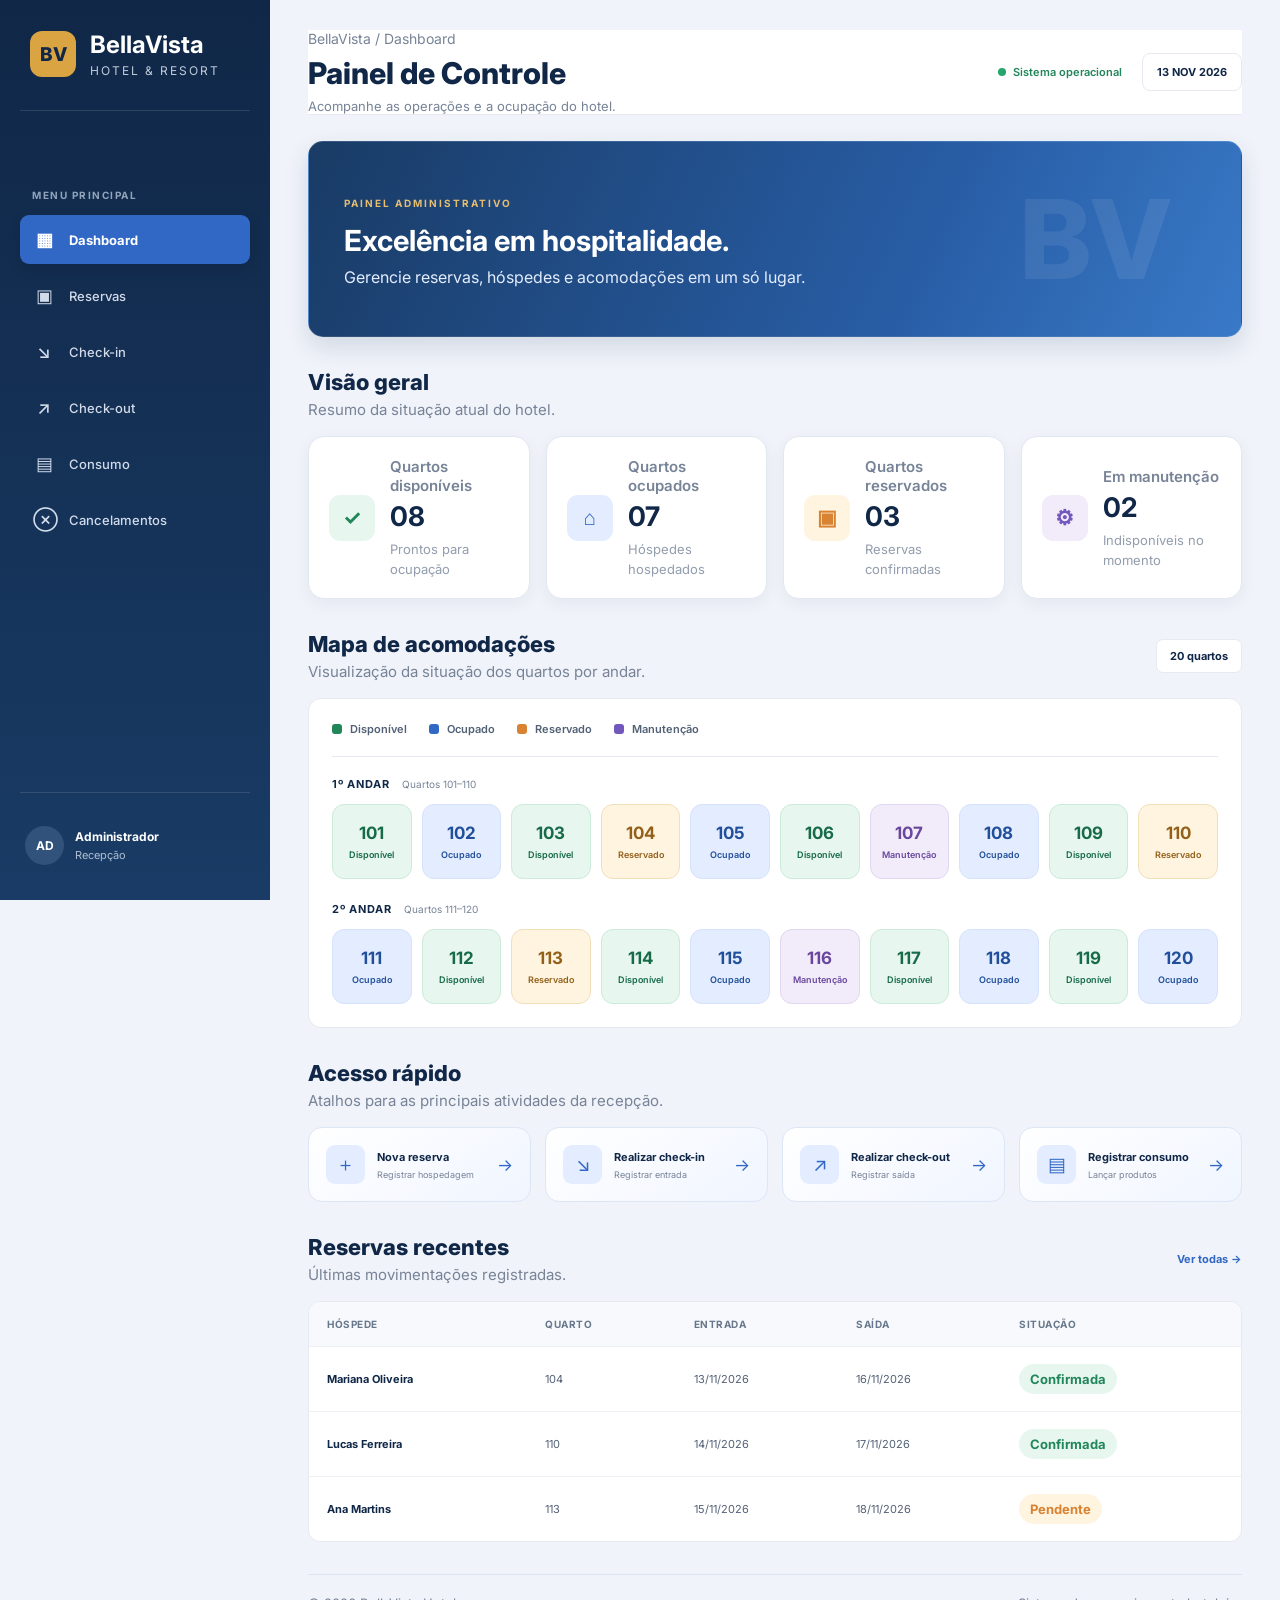
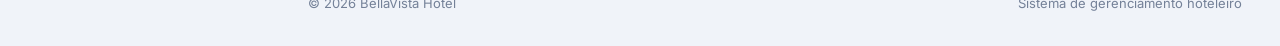
<file: index.html>
<!DOCTYPE html>
<html lang="pt-BR">
<head>
    <meta charset="UTF-8">
    <meta name="viewport" content="width=device-width, initial-scale=1.0">
    <title>BellaVista Hotel | Dashboard</title>
    <link rel="stylesheet" href="style.css">
</head>
<body>

<div class="dashboard">

    <aside class="sidebar">
        <div class="brand">
            <div class="logo">BV</div>
            <div>
                <h2>BellaVista</h2>
                <span>HOTEL & RESORT</span>
            </div>
        </div>

        <div class="menu-label">MENU PRINCIPAL</div>

        <nav class="menu">
            <a href="index.html" class="active">
                <span>▦</span> Dashboard
            </a>
            <a href="reservas.html">
                <span>▣</span> Reservas
            </a>
            <a href="checkin.html">
                <span>↘</span> Check-in
            </a>
            <a href="checkout.html">
                <span>↗</span> Check-out
            </a>
            <a href="consumo.html">
                <span>▤</span> Consumo
            </a>
            <a href="cancelamentos.html">
                <span>⊗</span> Cancelamentos
            </a>
        </nav>

        <div class="sidebar-bottom">
            <div class="user-profile">
                <div class="user-avatar">AD</div>
                <div>
                    <strong>Administrador</strong>
                    <small>Recepção</small>
                </div>
            </div>
        </div>
    </aside>

    <main class="main-content">

        <header class="topbar">
            <div>
                <span class="breadcrumb">BellaVista / Dashboard</span>
                <h1>Painel de Controle</h1>
                <p>Acompanhe as operações e a ocupação do hotel.</p>
            </div>

            <div class="topbar-right">
                <span class="system-status">
                    <span class="status-dot"></span>
                    Sistema operacional
                </span>
                <div class="date-display">13 NOV 2026</div>
            </div>
        </header>

        <section class="welcome-banner">
            <div>
                <span class="banner-label">PAINEL ADMINISTRATIVO</span>
                <h2>Excelência em hospitalidade.</h2>
                <p>Gerencie reservas, hóspedes e acomodações em um só lugar.</p>
            </div>
            <div class="banner-decoration">BV</div>
        </section>

        <section class="section">
            <div class="section-heading">
                <div>
                    <h2>Visão geral</h2>
                    <p>Resumo da situação atual do hotel.</p>
                </div>
            </div>

            <div class="stats-grid">

                <article class="stat-card">
                    <div class="stat-icon available-icon">✓</div>
                    <div>
                        <span>Quartos disponíveis</span>
                        <h3>08</h3>
                        <small>Prontos para ocupação</small>
                    </div>
                </article>

                <article class="stat-card">
                    <div class="stat-icon occupied-icon">⌂</div>
                    <div>
                        <span>Quartos ocupados</span>
                        <h3>07</h3>
                        <small>Hóspedes hospedados</small>
                    </div>
                </article>

                <article class="stat-card">
                    <div class="stat-icon reserved-icon">▣</div>
                    <div>
                        <span>Quartos reservados</span>
                        <h3>03</h3>
                        <small>Reservas confirmadas</small>
                    </div>
                </article>

                <article class="stat-card">
                    <div class="stat-icon maintenance-icon">⚙</div>
                    <div>
                        <span>Em manutenção</span>
                        <h3>02</h3>
                        <small>Indisponíveis no momento</small>
                    </div>
                </article>

            </div>
        </section>

        <section class="section">
            <div class="section-heading">
                <div>
                    <h2>Mapa de acomodações</h2>
                    <p>Visualização da situação dos quartos por andar.</p>
                </div>
                <span class="total-rooms">20 quartos</span>
            </div>

            <div class="map-card">

                <div class="map-legend">
                    <span><i class="legend available"></i> Disponível</span>
                    <span><i class="legend occupied"></i> Ocupado</span>
                    <span><i class="legend reserved"></i> Reservado</span>
                    <span><i class="legend maintenance"></i> Manutenção</span>
                </div>

                <div class="floor">
                    <div class="floor-title">
                        <strong>1º ANDAR</strong>
                        <span>Quartos 101–110</span>
                    </div>

                    <div class="rooms-grid">
                        <div class="room available-room"><strong>101</strong><small>Disponível</small></div>
                        <div class="room occupied-room"><strong>102</strong><small>Ocupado</small></div>
                        <div class="room available-room"><strong>103</strong><small>Disponível</small></div>
                        <div class="room reserved-room"><strong>104</strong><small>Reservado</small></div>
                        <div class="room occupied-room"><strong>105</strong><small>Ocupado</small></div>
                        <div class="room available-room"><strong>106</strong><small>Disponível</small></div>
                        <div class="room maintenance-room"><strong>107</strong><small>Manutenção</small></div>
                        <div class="room occupied-room"><strong>108</strong><small>Ocupado</small></div>
                        <div class="room available-room"><strong>109</strong><small>Disponível</small></div>
                        <div class="room reserved-room"><strong>110</strong><small>Reservado</small></div>
                    </div>
                </div>

                <div class="floor">
                    <div class="floor-title">
                        <strong>2º ANDAR</strong>
                        <span>Quartos 111–120</span>
                    </div>

                    <div class="rooms-grid">
                        <div class="room occupied-room"><strong>111</strong><small>Ocupado</small></div>
                        <div class="room available-room"><strong>112</strong><small>Disponível</small></div>
                        <div class="room reserved-room"><strong>113</strong><small>Reservado</small></div>
                        <div class="room available-room"><strong>114</strong><small>Disponível</small></div>
                        <div class="room occupied-room"><strong>115</strong><small>Ocupado</small></div>
                        <div class="room maintenance-room"><strong>116</strong><small>Manutenção</small></div>
                        <div class="room available-room"><strong>117</strong><small>Disponível</small></div>
                        <div class="room occupied-room"><strong>118</strong><small>Ocupado</small></div>
                        <div class="room available-room"><strong>119</strong><small>Disponível</small></div>
                        <div class="room occupied-room"><strong>120</strong><small>Ocupado</small></div>
                    </div>
                </div>

            </div>
        </section>

        <section class="section">
            <div class="section-heading">
                <div>
                    <h2>Acesso rápido</h2>
                    <p>Atalhos para as principais atividades da recepção.</p>
                </div>
            </div>

            <div class="quick-grid">
                <a href="reservas.html" class="quick-card">
                    <span class="quick-icon">＋</span>
                    <div>
                        <strong>Nova reserva</strong>
                        <small>Registrar hospedagem</small>
                    </div>
                    <span class="quick-arrow">→</span>
                </a>

                <a href="checkin.html" class="quick-card">
                    <span class="quick-icon">↘</span>
                    <div>
                        <strong>Realizar check-in</strong>
                        <small>Registrar entrada</small>
                    </div>
                    <span class="quick-arrow">→</span>
                </a>

                <a href="checkout.html" class="quick-card">
                    <span class="quick-icon">↗</span>
                    <div>
                        <strong>Realizar check-out</strong>
                        <small>Registrar saída</small>
                    </div>
                    <span class="quick-arrow">→</span>
                </a>

                <a href="consumo.html" class="quick-card">
                    <span class="quick-icon">▤</span>
                    <div>
                        <strong>Registrar consumo</strong>
                        <small>Lançar produtos</small>
                    </div>
                    <span class="quick-arrow">→</span>
                </a>
            </div>
        </section>

        <section class="section">
            <div class="section-heading">
                <div>
                    <h2>Reservas recentes</h2>
                    <p>Últimas movimentações registradas.</p>
                </div>
                <a href="reservas.html" class="text-link">Ver todas →</a>
            </div>

            <div class="table-card">
                <table>
                    <thead>
                        <tr>
                            <th>Hóspede</th>
                            <th>Quarto</th>
                            <th>Entrada</th>
                            <th>Saída</th>
                            <th>Situação</th>
                        </tr>
                    </thead>

                    <tbody>
                        <tr>
                            <td><strong>Mariana Oliveira</strong></td>
                            <td>104</td>
                            <td>13/11/2026</td>
                            <td>16/11/2026</td>
                            <td><span class="status confirmed">Confirmada</span></td>
                        </tr>

                        <tr>
                            <td><strong>Lucas Ferreira</strong></td>
                            <td>110</td>
                            <td>14/11/2026</td>
                            <td>17/11/2026</td>
                            <td><span class="status confirmed">Confirmada</span></td>
                        </tr>

                        <tr>
                            <td><strong>Ana Martins</strong></td>
                            <td>113</td>
                            <td>15/11/2026</td>
                            <td>18/11/2026</td>
                            <td><span class="status pending">Pendente</span></td>
                        </tr>
                    </tbody>
                </table>
            </div>
        </section>

        <footer class="footer">
            <span>© 2026 BellaVista Hotel</span>
            <span>Sistema de gerenciamento hoteleiro</span>
        </footer>

    </main>
</div>

</body>
</html>
</file>
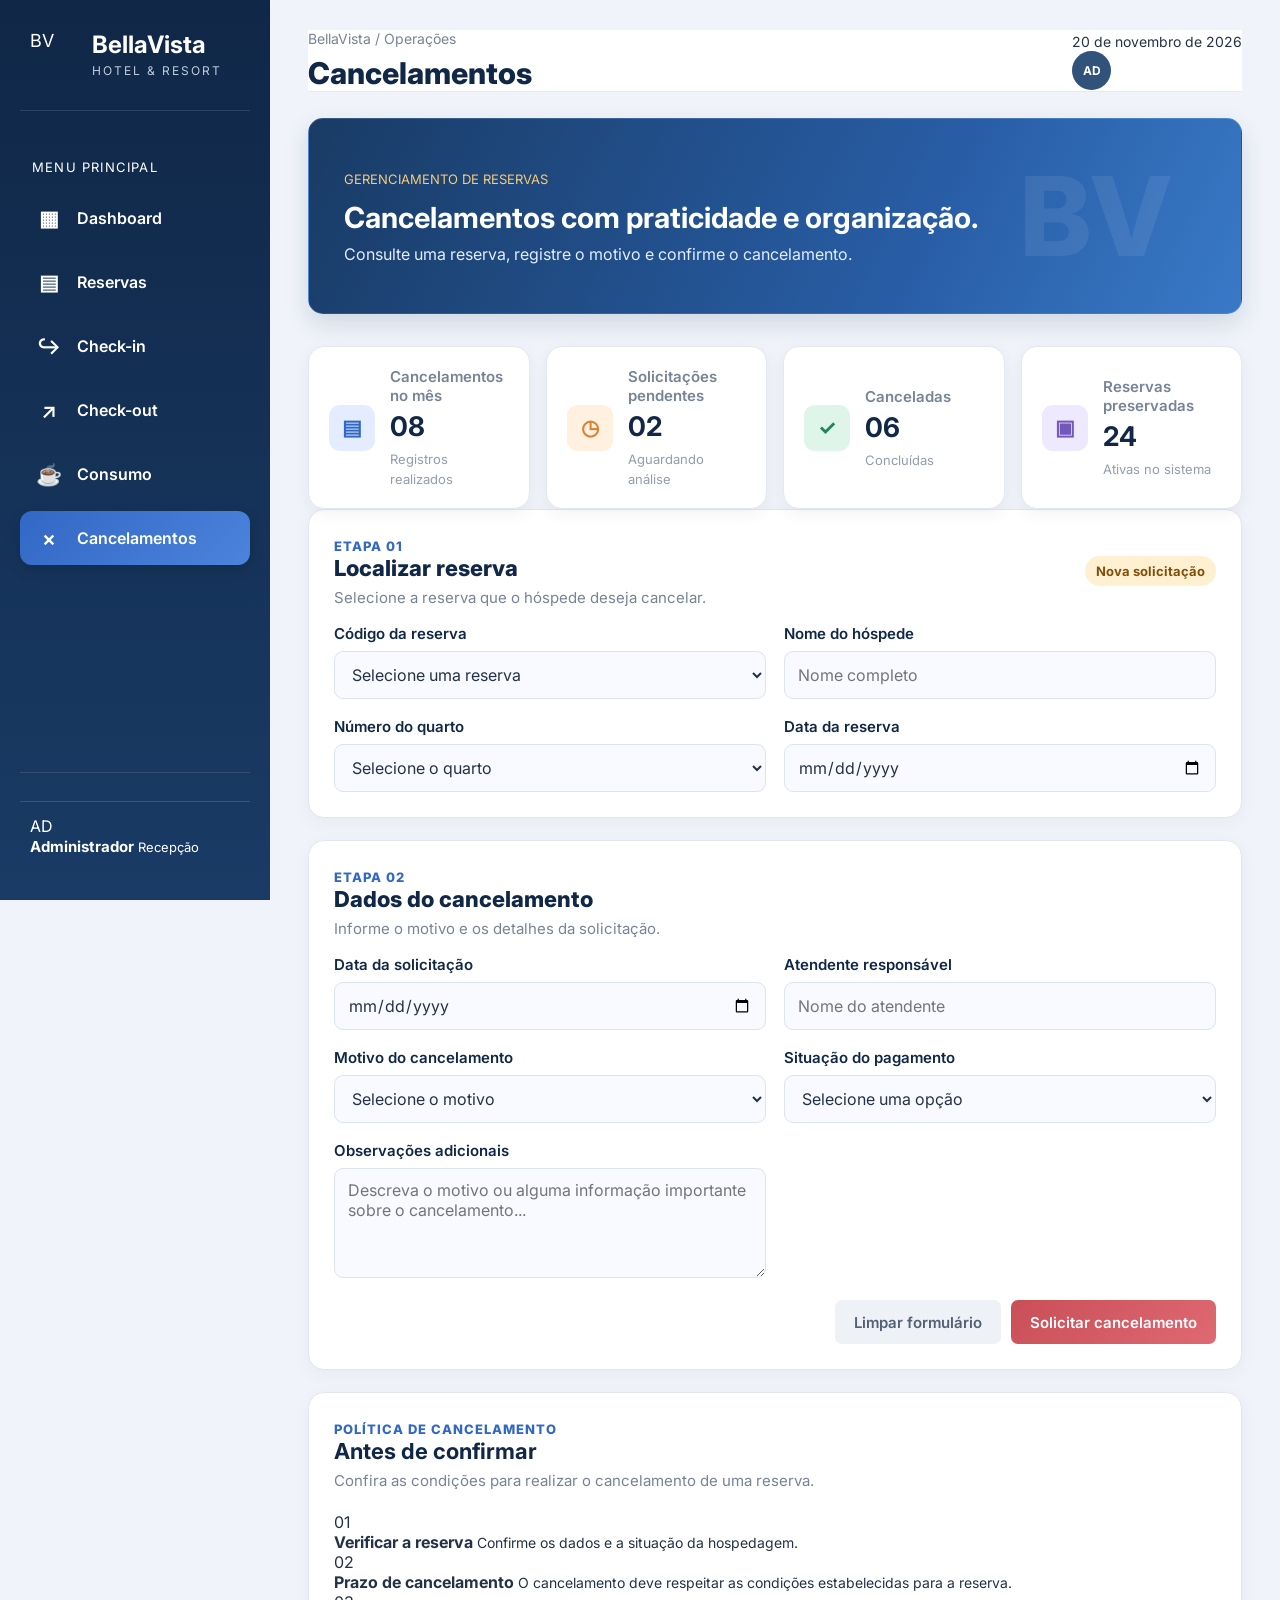
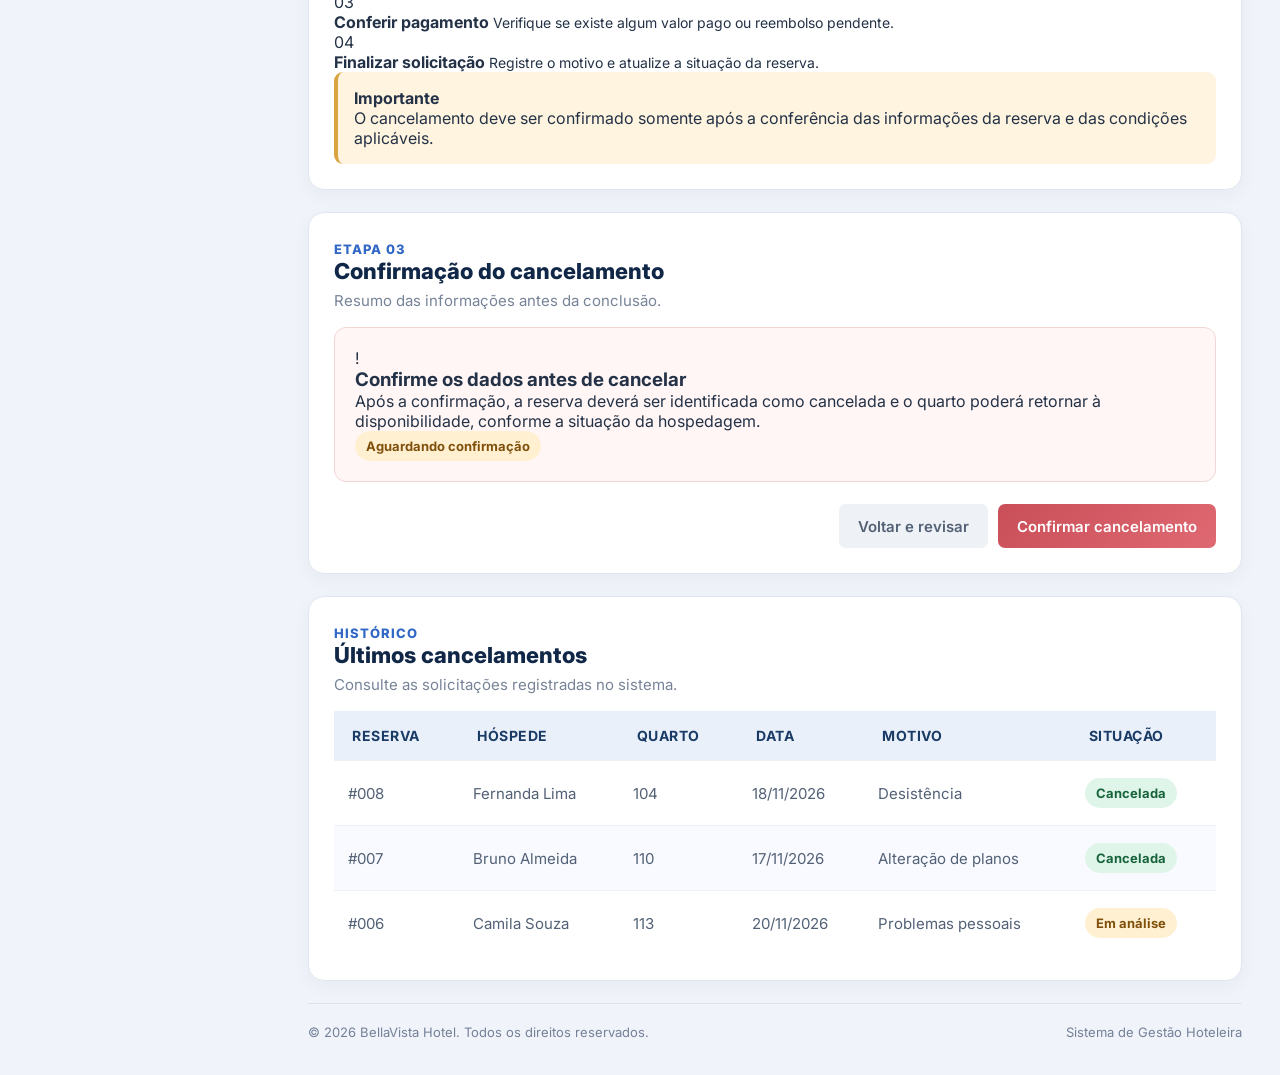
<file: cancelamentos.html>
<!DOCTYPE html>
<html lang="pt-BR">
<head>
    <meta charset="UTF-8">
    <meta name="viewport" content="width=device-width, initial-scale=1.0">
    <title>Cancelamentos | BellaVista Hotel</title>
    <link rel="stylesheet" href="style.css">
</head>
<body>

<div class="dashboard">

    <aside class="sidebar">
        <div class="brand">
            <div class="brand-icon">BV</div>
            <div>
                <h2>BellaVista</h2>
                <span>HOTEL & RESORT</span>
            </div>
        </div>

        <div class="sidebar-label">MENU PRINCIPAL</div>

        <nav class="sidebar-nav">
            <a href="index.html"><span>▦</span> Dashboard</a>
            <a href="reservas.html"><span>▤</span> Reservas</a>
            <a href="checkin.html"><span>↪</span> Check-in</a>
            <a href="checkout.html"><span>↗</span> Check-out</a>
            <a href="consumo.html"><span>☕</span> Consumo</a>
            <a href="cancelamentos.html" class="active"><span>×</span> Cancelamentos</a>
        </nav>

        <div class="sidebar-bottom">
            <div class="profile">
                <div class="profile-avatar">AD</div>
                <div>
                    <strong>Administrador</strong>
                    <span>Recepção</span>
                </div>
            </div>
        </div>
    </aside>

    <main class="main-content">

        <header class="topbar">
            <div>
                <span class="breadcrumb">BellaVista / Operações</span>
                <h1>Cancelamentos</h1>
            </div>
            <div class="topbar-info">
                <span class="topbar-date">20 de novembro de 2026</span>
                <div class="user-avatar">AD</div>
            </div>
        </header>

        <section class="welcome-banner">
            <div>
                <span class="banner-tag">GERENCIAMENTO DE RESERVAS</span>
                <h2>Cancelamentos com praticidade e organização.</h2>
                <p>Consulte uma reserva, registre o motivo e confirme o cancelamento.</p>
            </div>
            <div class="banner-decoration">BV</div>
        </section>

        <section class="stats-grid">
            <article class="stat-card">
                <div class="stat-icon blue">▤</div>
                <div>
                    <span>Cancelamentos no mês</span>
                    <h3>08</h3>
                    <small>Registros realizados</small>
                </div>
            </article>

            <article class="stat-card">
                <div class="stat-icon orange">◷</div>
                <div>
                    <span>Solicitações pendentes</span>
                    <h3>02</h3>
                    <small>Aguardando análise</small>
                </div>
            </article>

            <article class="stat-card">
                <div class="stat-icon green">✓</div>
                <div>
                    <span>Canceladas</span>
                    <h3>06</h3>
                    <small>Concluídas</small>
                </div>
            </article>

            <article class="stat-card">
                <div class="stat-icon purple">▣</div>
                <div>
                    <span>Reservas preservadas</span>
                    <h3>24</h3>
                    <small>Ativas no sistema</small>
                </div>
            </article>
        </section>

        <section class="content-card">
            <div class="section-heading">
                <div>
                    <span class="section-kicker">ETAPA 01</span>
                    <h2>Localizar reserva</h2>
                    <p>Selecione a reserva que o hóspede deseja cancelar.</p>
                </div>
                <span class="status status-warning">Nova solicitação</span>
            </div>

            <form>
                <div class="form-grid">
                    <div class="form-group">
                        <label for="reserva">Código da reserva</label>
                        <select id="reserva" name="reserva">
                            <option value="">Selecione uma reserva</option>
                            <option>#001 - Mariana Oliveira</option>
                            <option>#002 - Lucas Ferreira</option>
                            <option>#003 - Ana Martins</option>
                            <option>#004 - Pedro Santos</option>
                        </select>
                    </div>

                    <div class="form-group">
                        <label for="hospede">Nome do hóspede</label>
                        <input type="text" id="hospede" name="hospede" placeholder="Nome completo">
                    </div>

                    <div class="form-group">
                        <label for="quarto">Número do quarto</label>
                        <select id="quarto" name="quarto">
                            <option value="">Selecione o quarto</option>
                            <option>104</option>
                            <option>110</option>
                            <option>113</option>
                            <option>118</option>
                        </select>
                    </div>

                    <div class="form-group">
                        <label for="data-reserva">Data da reserva</label>
                        <input type="date" id="data-reserva" name="data-reserva">
                    </div>
                </div>
            </form>
        </section>

        <section class="cancel-layout">

            <div class="content-card">
                <div class="section-heading">
                    <div>
                        <span class="section-kicker">ETAPA 02</span>
                        <h2>Dados do cancelamento</h2>
                        <p>Informe o motivo e os detalhes da solicitação.</p>
                    </div>
                </div>

                <form>
                    <div class="form-grid">
                        <div class="form-group">
                            <label for="data-cancelamento">Data da solicitação</label>
                            <input type="date" id="data-cancelamento" name="data-cancelamento">
                        </div>

                        <div class="form-group">
                            <label for="responsavel">Atendente responsável</label>
                            <input type="text" id="responsavel" name="responsavel" placeholder="Nome do atendente">
                        </div>

                        <div class="form-group">
                            <label for="motivo">Motivo do cancelamento</label>
                            <select id="motivo" name="motivo">
                                <option value="">Selecione o motivo</option>
                                <option>Desistência do hóspede</option>
                                <option>Alteração de planos</option>
                                <option>Problemas pessoais</option>
                                <option>Erro na reserva</option>
                                <option>Outro motivo</option>
                            </select>
                        </div>

                        <div class="form-group">
                            <label for="reembolso">Situação do pagamento</label>
                            <select id="reembolso" name="reembolso">
                                <option value="">Selecione uma opção</option>
                                <option>Não houve pagamento</option>
                                <option>Pagamento realizado</option>
                                <option>Reembolso a verificar</option>
                                <option>Reembolso realizado</option>
                            </select>
                        </div>

                        <div class="form-group full-width">
                            <label for="detalhes">Observações adicionais</label>
                            <textarea id="detalhes" name="detalhes" rows="4" placeholder="Descreva o motivo ou alguma informação importante sobre o cancelamento..."></textarea>
                        </div>
                    </div>

                    <div class="form-actions">
                        <button type="reset" class="btn btn-secondary">Limpar formulário</button>
                        <button type="button" class="btn btn-danger">Solicitar cancelamento</button>
                    </div>
                </form>
            </div>

            <aside class="content-card cancel-policy">
                <span class="section-kicker">POLÍTICA DE CANCELAMENTO</span>
                <h2>Antes de confirmar</h2>
                <p>Confira as condições para realizar o cancelamento de uma reserva.</p>

                <div class="policy-item">
                    <div class="policy-number">01</div>
                    <div>
                        <strong>Verificar a reserva</strong>
                        <small>Confirme os dados e a situação da hospedagem.</small>
                    </div>
                </div>

                <div class="policy-item">
                    <div class="policy-number">02</div>
                    <div>
                        <strong>Prazo de cancelamento</strong>
                        <small>O cancelamento deve respeitar as condições estabelecidas para a reserva.</small>
                    </div>
                </div>

                <div class="policy-item">
                    <div class="policy-number">03</div>
                    <div>
                        <strong>Conferir pagamento</strong>
                        <small>Verifique se existe algum valor pago ou reembolso pendente.</small>
                    </div>
                </div>

                <div class="policy-item">
                    <div class="policy-number">04</div>
                    <div>
                        <strong>Finalizar solicitação</strong>
                        <small>Registre o motivo e atualize a situação da reserva.</small>
                    </div>
                </div>

                <div class="policy-alert">
                    <strong>Importante</strong>
                    <p>O cancelamento deve ser confirmado somente após a conferência das informações da reserva e das condições aplicáveis.</p>
                </div>
            </aside>

        </section>

        <section class="content-card">
            <div class="section-heading">
                <div>
                    <span class="section-kicker">ETAPA 03</span>
                    <h2>Confirmação do cancelamento</h2>
                    <p>Resumo das informações antes da conclusão.</p>
                </div>
            </div>

            <div class="cancel-confirmation">
                <div class="cancel-confirm-icon">!</div>
                <div class="cancel-confirm-text">
                    <h3>Confirme os dados antes de cancelar</h3>
                    <p>Após a confirmação, a reserva deverá ser identificada como cancelada e o quarto poderá retornar à disponibilidade, conforme a situação da hospedagem.</p>
                </div>
                <span class="status status-warning">Aguardando confirmação</span>
            </div>

            <div class="form-actions">
                <button type="button" class="btn btn-secondary">Voltar e revisar</button>
                <button type="button" class="btn btn-danger">Confirmar cancelamento</button>
            </div>
        </section>

        <section class="content-card">
            <div class="section-heading">
                <div>
                    <span class="section-kicker">HISTÓRICO</span>
                    <h2>Últimos cancelamentos</h2>
                    <p>Consulte as solicitações registradas no sistema.</p>
                </div>
            </div>

            <div class="table-responsive">
                <table class="data-table">
                    <thead>
                        <tr>
                            <th>Reserva</th>
                            <th>Hóspede</th>
                            <th>Quarto</th>
                            <th>Data</th>
                            <th>Motivo</th>
                            <th>Situação</th>
                        </tr>
                    </thead>
                    <tbody>
                        <tr>
                            <td>#008</td>
                            <td>Fernanda Lima</td>
                            <td>104</td>
                            <td>18/11/2026</td>
                            <td>Desistência</td>
                            <td><span class="status status-success">Cancelada</span></td>
                        </tr>
                        <tr>
                            <td>#007</td>
                            <td>Bruno Almeida</td>
                            <td>110</td>
                            <td>17/11/2026</td>
                            <td>Alteração de planos</td>
                            <td><span class="status status-success">Cancelada</span></td>
                        </tr>
                        <tr>
                            <td>#006</td>
                            <td>Camila Souza</td>
                            <td>113</td>
                            <td>20/11/2026</td>
                            <td>Problemas pessoais</td>
                            <td><span class="status status-warning">Em análise</span></td>
                        </tr>
                    </tbody>
                </table>
            </div>
        </section>

        <footer class="footer">
            <span>© 2026 BellaVista Hotel. Todos os direitos reservados.</span>
            <span>Sistema de Gestão Hoteleira</span>
        </footer>

    </main>
</div>

</body>
</html>
</file>
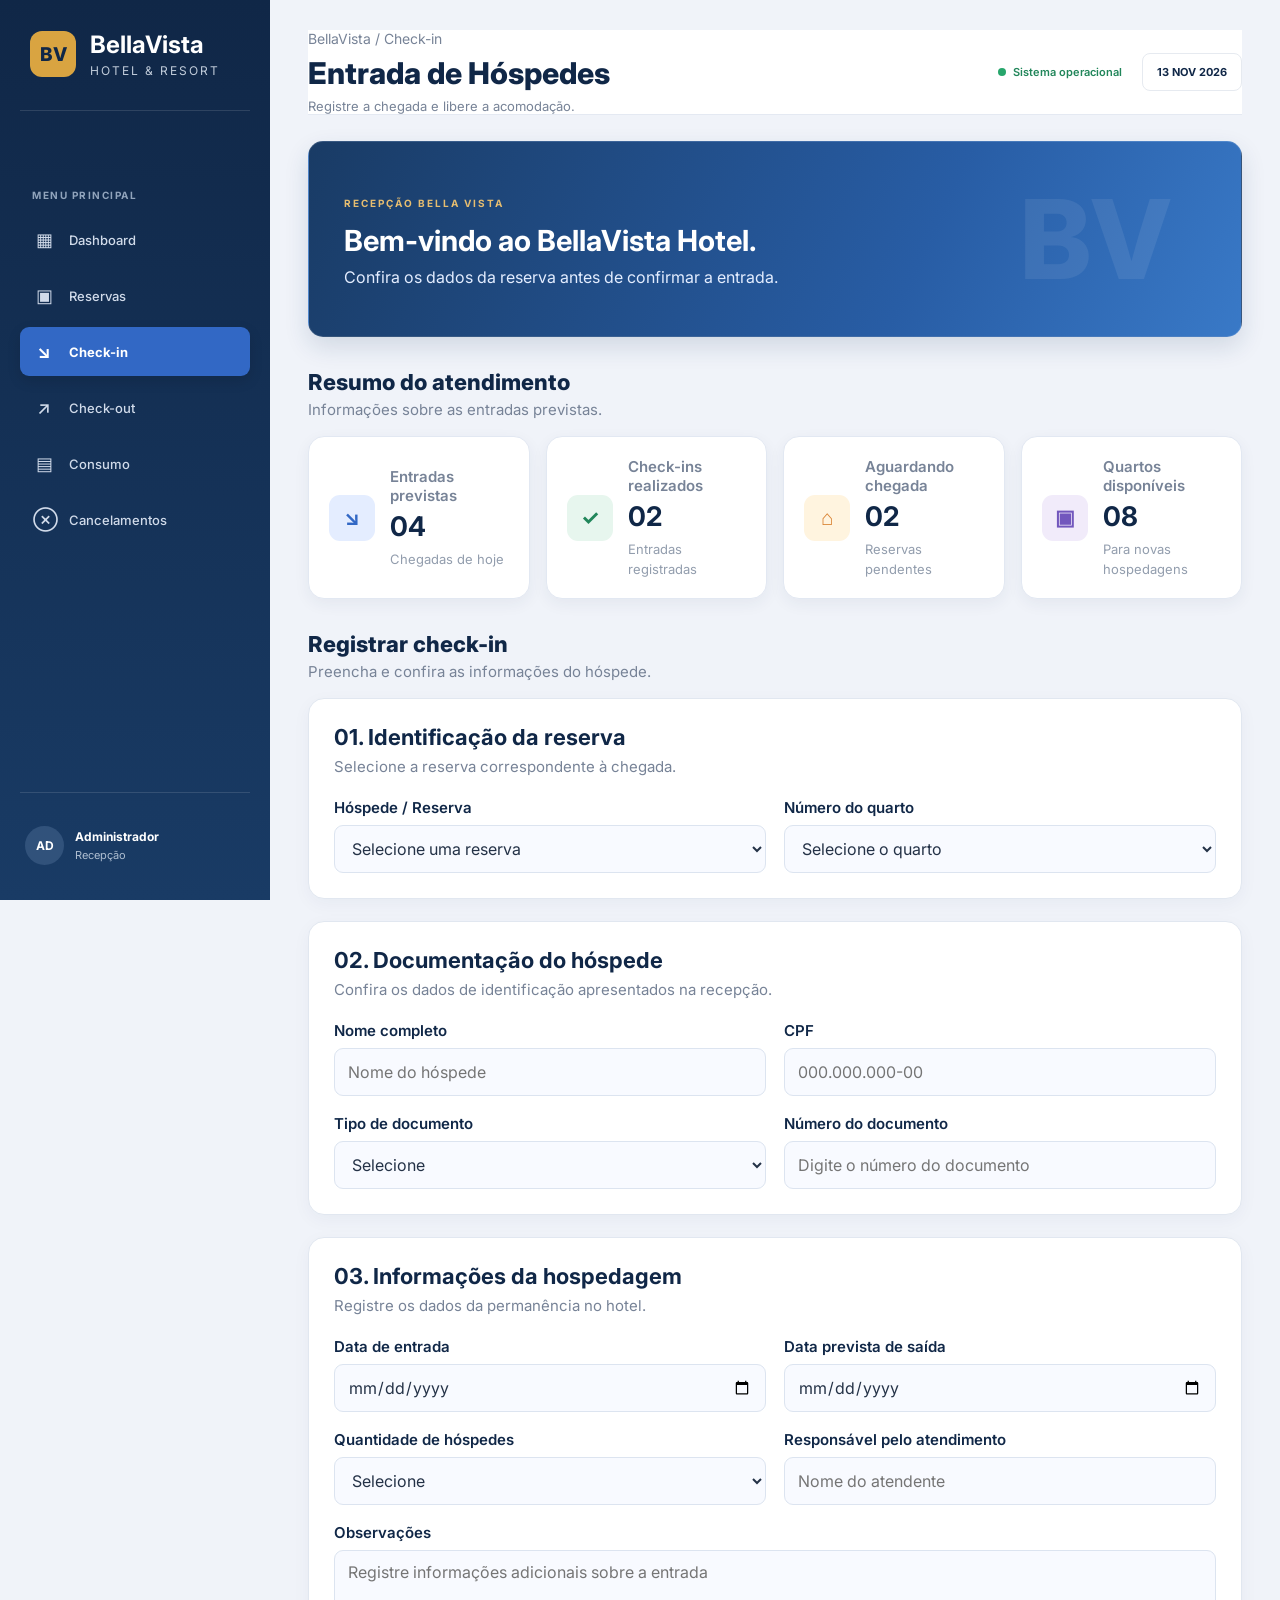
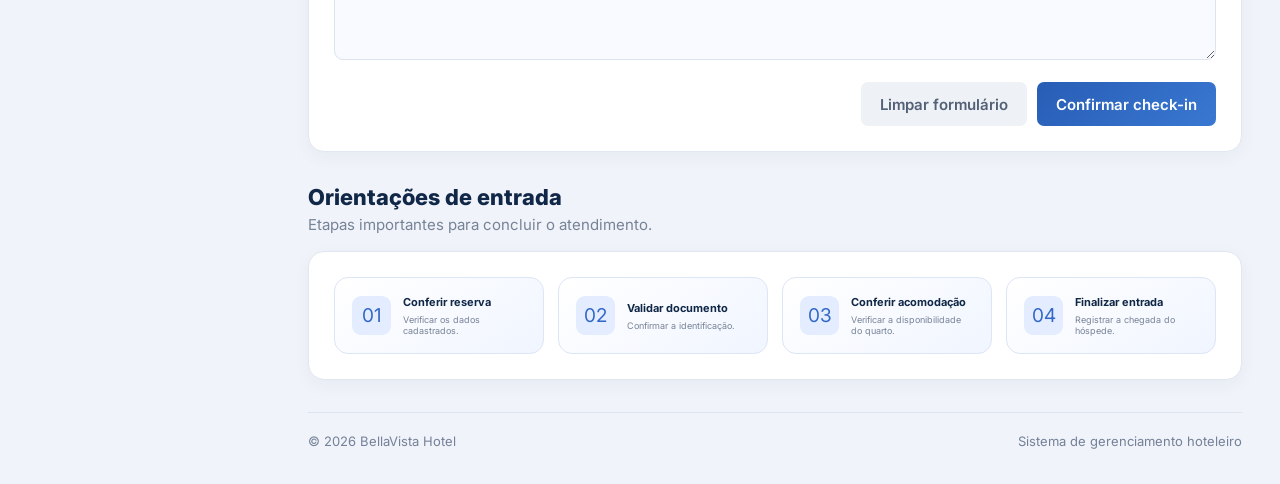
<file: checkin.html>
<!DOCTYPE html>
<html lang="pt-BR">
<head>
    <meta charset="UTF-8">
    <meta name="viewport" content="width=device-width, initial-scale=1.0">
    <title>BellaVista Hotel | Check-in</title>
    <link rel="stylesheet" href="style.css">
</head>
<body>

<div class="dashboard">

    <aside class="sidebar">
        <div class="brand">
            <div class="logo">BV</div>
            <div>
                <h2>BellaVista</h2>
                <span>HOTEL & RESORT</span>
            </div>
        </div>

        <div class="menu-label">MENU PRINCIPAL</div>

        <nav class="menu">
            <a href="index.html"><span>▦</span> Dashboard</a>
            <a href="reservas.html"><span>▣</span> Reservas</a>
            <a href="checkin.html" class="active"><span>↘</span> Check-in</a>
            <a href="checkout.html"><span>↗</span> Check-out</a>
            <a href="consumo.html"><span>▤</span> Consumo</a>
            <a href="cancelamentos.html"><span>⊗</span> Cancelamentos</a>
        </nav>

        <div class="sidebar-bottom">
            <div class="user-profile">
                <div class="user-avatar">AD</div>
                <div>
                    <strong>Administrador</strong>
                    <small>Recepção</small>
                </div>
            </div>
        </div>
    </aside>

    <main class="main-content">

        <header class="topbar">
            <div>
                <span class="breadcrumb">BellaVista / Check-in</span>
                <h1>Entrada de Hóspedes</h1>
                <p>Registre a chegada e libere a acomodação.</p>
            </div>

            <div class="topbar-right">
                <span class="system-status">
                    <span class="status-dot"></span>
                    Sistema operacional
                </span>
                <div class="date-display">13 NOV 2026</div>
            </div>
        </header>

        <section class="welcome-banner">
            <div>
                <span class="banner-label">RECEPÇÃO BELLA VISTA</span>
                <h2>Bem-vindo ao BellaVista Hotel.</h2>
                <p>Confira os dados da reserva antes de confirmar a entrada.</p>
            </div>
            <div class="banner-decoration">BV</div>
        </section>

        <section class="section">
            <div class="section-heading">
                <div>
                    <h2>Resumo do atendimento</h2>
                    <p>Informações sobre as entradas previstas.</p>
                </div>
            </div>

            <div class="stats-grid">

                <article class="stat-card">
                    <div class="stat-icon occupied-icon">↘</div>
                    <div>
                        <span>Entradas previstas</span>
                        <h3>04</h3>
                        <small>Chegadas de hoje</small>
                    </div>
                </article>

                <article class="stat-card">
                    <div class="stat-icon available-icon">✓</div>
                    <div>
                        <span>Check-ins realizados</span>
                        <h3>02</h3>
                        <small>Entradas registradas</small>
                    </div>
                </article>

                <article class="stat-card">
                    <div class="stat-icon reserved-icon">⌂</div>
                    <div>
                        <span>Aguardando chegada</span>
                        <h3>02</h3>
                        <small>Reservas pendentes</small>
                    </div>
                </article>

                <article class="stat-card">
                    <div class="stat-icon maintenance-icon">▣</div>
                    <div>
                        <span>Quartos disponíveis</span>
                        <h3>08</h3>
                        <small>Para novas hospedagens</small>
                    </div>
                </article>

            </div>
        </section>

        <section class="section">

            <div class="section-heading">
                <div>
                    <h2>Registrar check-in</h2>
                    <p>Preencha e confira as informações do hóspede.</p>
                </div>
            </div>

            <div class="content-card">

                <h2>01. Identificação da reserva</h2>
                <p>Selecione a reserva correspondente à chegada.</p>

                <form action="#" method="get">

                    <div class="form-grid">

                        <div class="form-group">
                            <label for="reserva">Hóspede / Reserva</label>
                            <select id="reserva" name="reserva" required>
                                <option value="">Selecione uma reserva</option>
                                <option value="001">Mariana Oliveira - Reserva 001</option>
                                <option value="002">Lucas Ferreira - Reserva 002</option>
                            </select>
                        </div>

                        <div class="form-group">
                            <label for="quarto">Número do quarto</label>
                            <select id="quarto" name="quarto" required>
                                <option value="">Selecione o quarto</option>
                                <option value="101">101</option>
                                <option value="102">102</option>
                                <option value="103">103</option>
                                <option value="104">104</option>
                                <option value="105">105</option>
                                <option value="106">106</option>
                                <option value="107">107</option>
                                <option value="108">108</option>
                                <option value="109">109</option>
                                <option value="110">110</option>
                            </select>
                        </div>

                    </div>

                </form>
            </div>

            <div class="content-card">

                <h2>02. Documentação do hóspede</h2>
                <p>Confira os dados de identificação apresentados na recepção.</p>

                <div class="form-grid">

                    <div class="form-group">
                        <label for="nome">Nome completo</label>
                        <input type="text" id="nome" name="nome"
                            placeholder="Nome do hóspede" required>
                    </div>

                    <div class="form-group">
                        <label for="cpf">CPF</label>
                        <input type="text" id="cpf" name="cpf"
                            placeholder="000.000.000-00" required>
                    </div>

                    <div class="form-group">
                        <label for="documento">Tipo de documento</label>
                        <select id="documento" name="documento" required>
                            <option value="">Selecione</option>
                            <option value="rg">RG</option>
                            <option value="cnh">CNH</option>
                            <option value="passaporte">Passaporte</option>
                        </select>
                    </div>

                    <div class="form-group">
                        <label for="numero-documento">Número do documento</label>
                        <input type="text" id="numero-documento"
                            name="numero-documento"
                            placeholder="Digite o número do documento">
                    </div>

                </div>

            </div>

            <div class="content-card">

                <h2>03. Informações da hospedagem</h2>
                <p>Registre os dados da permanência no hotel.</p>

                <div class="form-grid">

                    <div class="form-group">
                        <label for="entrada">Data de entrada</label>
                        <input type="date" id="entrada" name="entrada" required>
                    </div>

                    <div class="form-group">
                        <label for="saida">Data prevista de saída</label>
                        <input type="date" id="saida" name="saida" required>
                    </div>

                    <div class="form-group">
                        <label for="quantidade">Quantidade de hóspedes</label>
                        <select id="quantidade" name="quantidade" required>
                            <option value="">Selecione</option>
                            <option value="1">1 hóspede</option>
                            <option value="2">2 hóspedes</option>
                            <option value="3">3 hóspedes</option>
                            <option value="4">4 hóspedes</option>
                        </select>
                    </div>

                    <div class="form-group">
                        <label for="responsavel">Responsável pelo atendimento</label>
                        <input type="text" id="responsavel"
                            name="responsavel"
                            placeholder="Nome do atendente">
                    </div>

                    <div class="form-group full">
                        <label for="observacoes">Observações</label>
                        <textarea id="observacoes" name="observacoes"
                            placeholder="Registre informações adicionais sobre a entrada"></textarea>
                    </div>

                </div>

                <div class="form-actions">
                    <button type="reset" class="btn btn-secondary">
                        Limpar formulário
                    </button>

                    <button type="button" class="btn btn-primary">
                        Confirmar check-in
                    </button>
                </div>

            </div>

        </section>

        <section class="section">

            <div class="section-heading">
                <div>
                    <h2>Orientações de entrada</h2>
                    <p>Etapas importantes para concluir o atendimento.</p>
                </div>
            </div>

            <div class="content-card">

                <div class="quick-grid">

                    <div class="quick-card">
                        <span class="quick-icon">01</span>
                        <div>
                            <strong>Conferir reserva</strong>
                            <small>Verificar os dados cadastrados.</small>
                        </div>
                    </div>

                    <div class="quick-card">
                        <span class="quick-icon">02</span>
                        <div>
                            <strong>Validar documento</strong>
                            <small>Confirmar a identificação.</small>
                        </div>
                    </div>

                    <div class="quick-card">
                        <span class="quick-icon">03</span>
                        <div>
                            <strong>Conferir acomodação</strong>
                            <small>Verificar a disponibilidade do quarto.</small>
                        </div>
                    </div>

                    <div class="quick-card">
                        <span class="quick-icon">04</span>
                        <div>
                            <strong>Finalizar entrada</strong>
                            <small>Registrar a chegada do hóspede.</small>
                        </div>
                    </div>

                </div>

            </div>

        </section>

        <footer class="footer">
            <span>© 2026 BellaVista Hotel</span>
            <span>Sistema de gerenciamento hoteleiro</span>
        </footer>

    </main>
</div>

</body>
</html>
</file>
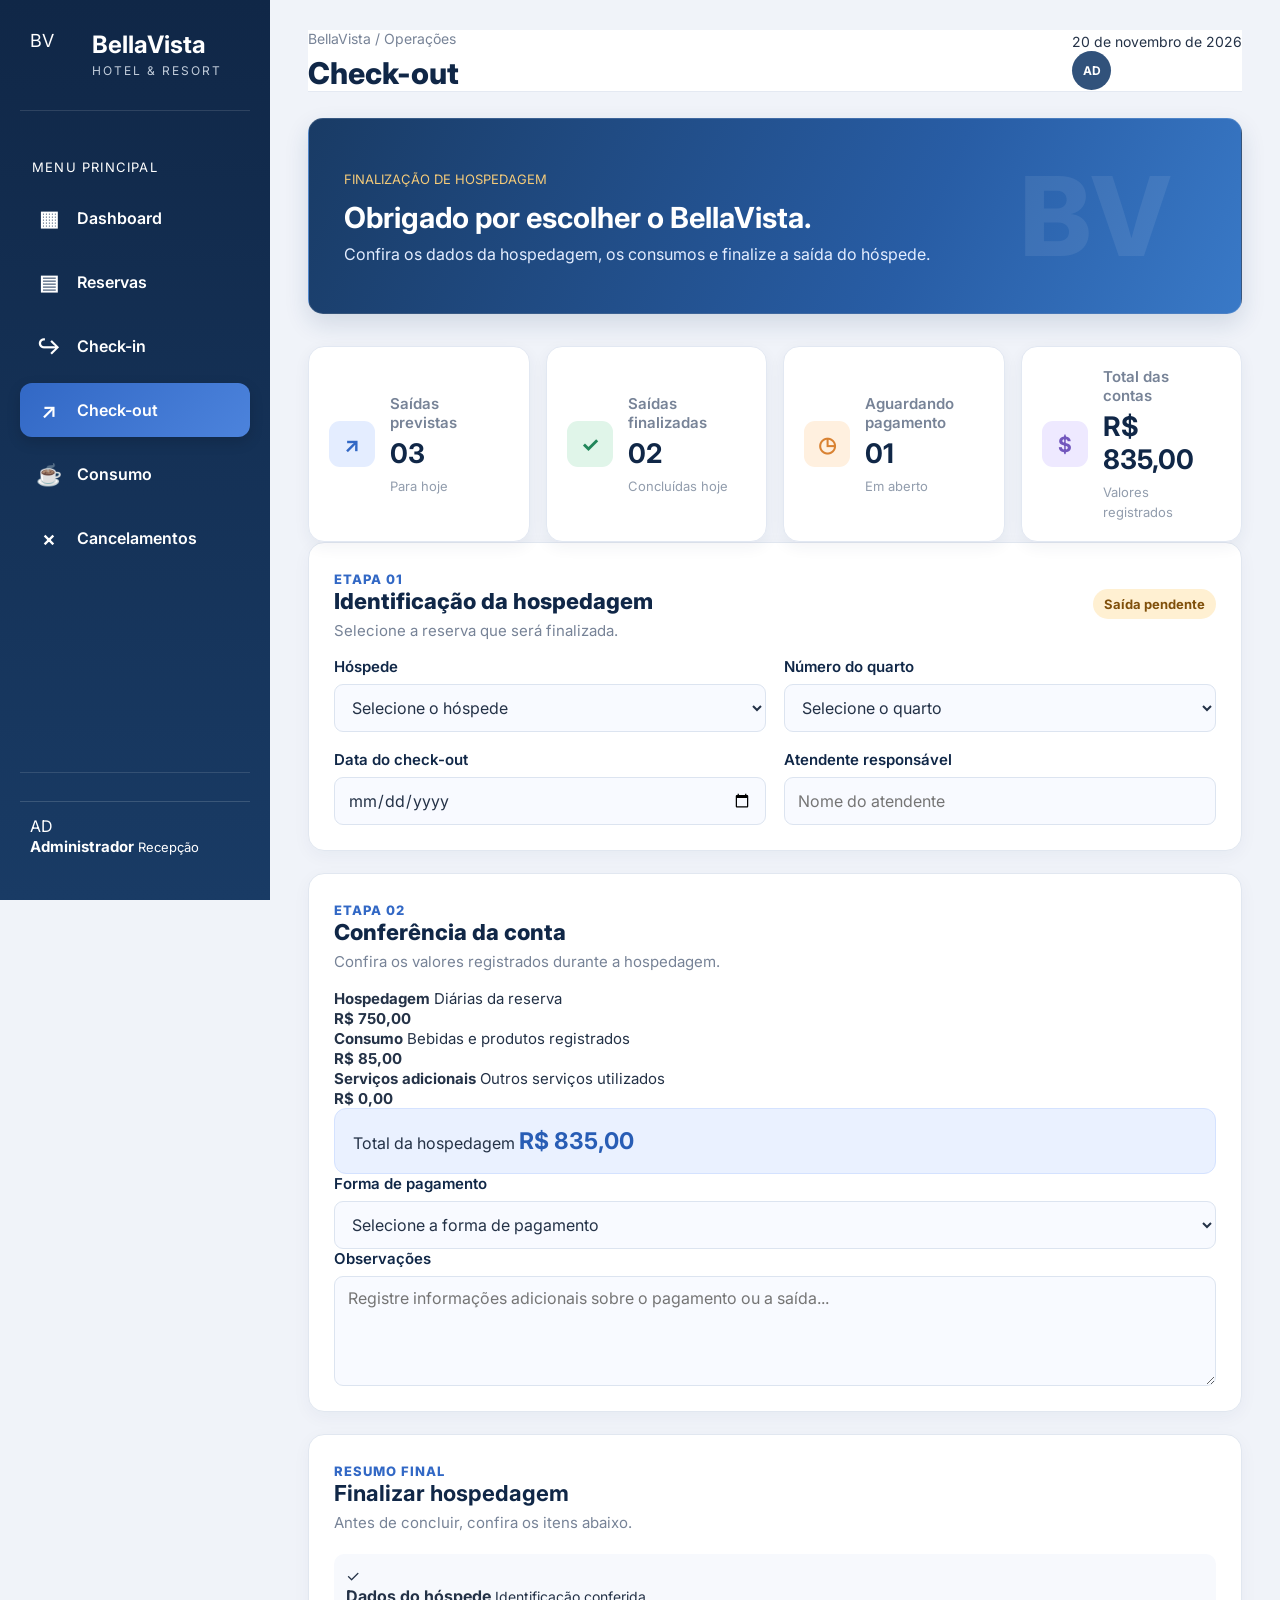
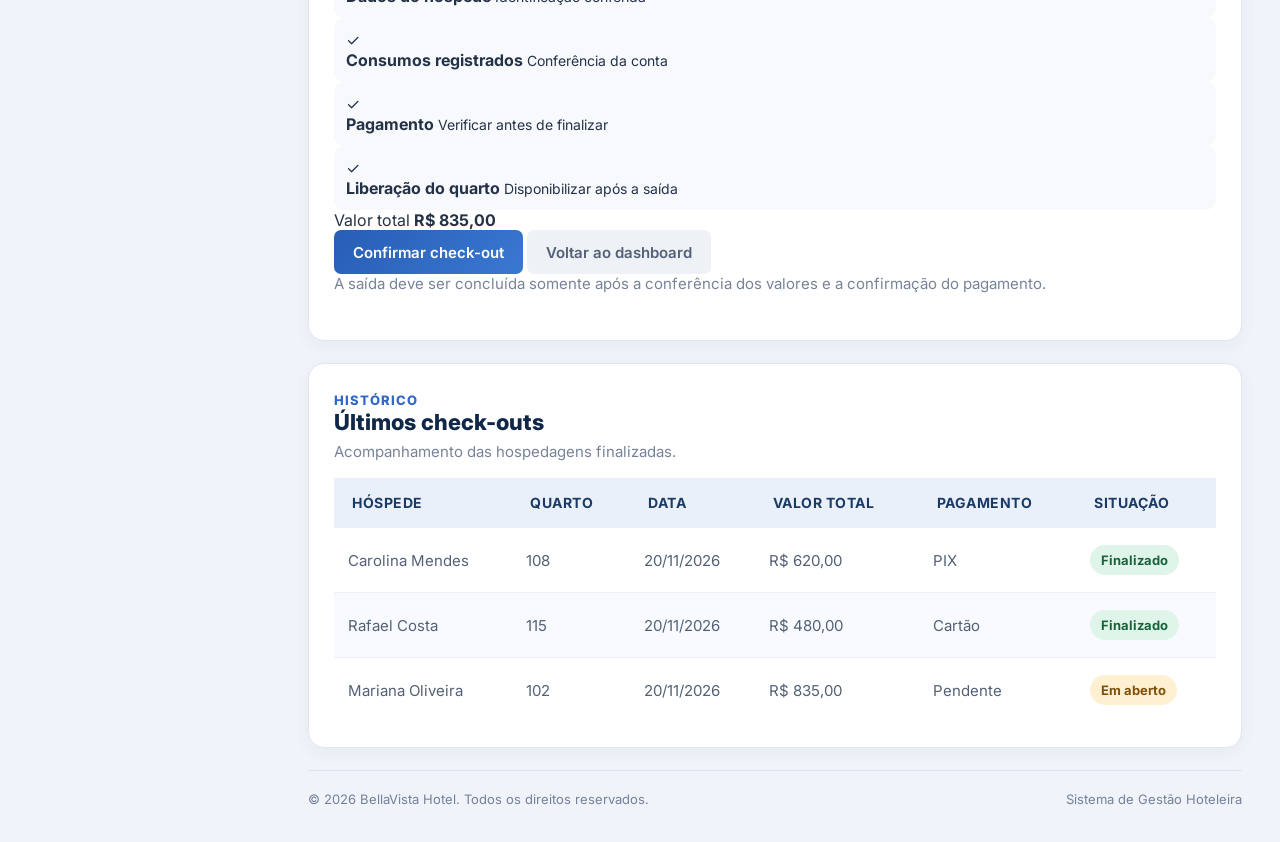
<file: checkout.html>
<!DOCTYPE html>
<html lang="pt-BR">
<head>
    <meta charset="UTF-8">
    <meta name="viewport" content="width=device-width, initial-scale=1.0">
    <title>Check-out | BellaVista Hotel</title>
    <link rel="stylesheet" href="style.css">
</head>
<body>

<div class="dashboard">

    <aside class="sidebar">
        <div class="brand">
            <div class="brand-icon">BV</div>
            <div>
                <h2>BellaVista</h2>
                <span>HOTEL & RESORT</span>
            </div>
        </div>

        <div class="sidebar-label">MENU PRINCIPAL</div>

        <nav class="sidebar-nav">
            <a href="index.html"><span>▦</span> Dashboard</a>
            <a href="reservas.html"><span>▤</span> Reservas</a>
            <a href="checkin.html"><span>↪</span> Check-in</a>
            <a href="checkout.html" class="active"><span>↗</span> Check-out</a>
            <a href="consumo.html"><span>☕</span> Consumo</a>
            <a href="cancelamentos.html"><span>×</span> Cancelamentos</a>
        </nav>

        <div class="sidebar-bottom">
            <div class="profile">
                <div class="profile-avatar">AD</div>
                <div>
                    <strong>Administrador</strong>
                    <span>Recepção</span>
                </div>
            </div>
        </div>
    </aside>

    <main class="main-content">

        <header class="topbar">
            <div>
                <span class="breadcrumb">BellaVista / Operações</span>
                <h1>Check-out</h1>
            </div>
            <div class="topbar-info">
                <span class="topbar-date">20 de novembro de 2026</span>
                <div class="user-avatar">AD</div>
            </div>
        </header>

        <section class="welcome-banner">
            <div>
                <span class="banner-tag">FINALIZAÇÃO DE HOSPEDAGEM</span>
                <h2>Obrigado por escolher o BellaVista.</h2>
                <p>Confira os dados da hospedagem, os consumos e finalize a saída do hóspede.</p>
            </div>
            <div class="banner-decoration">BV</div>
        </section>

        <section class="stats-grid">
            <article class="stat-card">
                <div class="stat-icon blue">↗</div>
                <div>
                    <span>Saídas previstas</span>
                    <h3>03</h3>
                    <small>Para hoje</small>
                </div>
            </article>

            <article class="stat-card">
                <div class="stat-icon green">✓</div>
                <div>
                    <span>Saídas finalizadas</span>
                    <h3>02</h3>
                    <small>Concluídas hoje</small>
                </div>
            </article>

            <article class="stat-card">
                <div class="stat-icon orange">◷</div>
                <div>
                    <span>Aguardando pagamento</span>
                    <h3>01</h3>
                    <small>Em aberto</small>
                </div>
            </article>

            <article class="stat-card">
                <div class="stat-icon purple">$</div>
                <div>
                    <span>Total das contas</span>
                    <h3>R$ 835,00</h3>
                    <small>Valores registrados</small>
                </div>
            </article>
        </section>

        <section class="content-card">
            <div class="section-heading">
                <div>
                    <span class="section-kicker">ETAPA 01</span>
                    <h2>Identificação da hospedagem</h2>
                    <p>Selecione a reserva que será finalizada.</p>
                </div>
                <span class="status status-warning">Saída pendente</span>
            </div>

            <form>
                <div class="form-grid">
                    <div class="form-group">
                        <label for="hospede">Hóspede</label>
                        <select id="hospede" name="hospede">
                            <option value="">Selecione o hóspede</option>
                            <option>Mariana Oliveira - Reserva #001</option>
                            <option>Lucas Ferreira - Reserva #002</option>
                            <option>Pedro Santos - Reserva #003</option>
                        </select>
                    </div>

                    <div class="form-group">
                        <label for="quarto">Número do quarto</label>
                        <select id="quarto" name="quarto">
                            <option value="">Selecione o quarto</option>
                            <option>102</option>
                            <option>105</option>
                            <option>108</option>
                            <option>111</option>
                            <option>115</option>
                            <option>118</option>
                        </select>
                    </div>

                    <div class="form-group">
                        <label for="data-checkout">Data do check-out</label>
                        <input type="date" id="data-checkout" name="data-checkout">
                    </div>

                    <div class="form-group">
                        <label for="atendente">Atendente responsável</label>
                        <input type="text" id="atendente" name="atendente" placeholder="Nome do atendente">
                    </div>
                </div>
            </form>
        </section>

        <section class="checkout-layout">

            <div class="content-card">
                <div class="section-heading">
                    <div>
                        <span class="section-kicker">ETAPA 02</span>
                        <h2>Conferência da conta</h2>
                        <p>Confira os valores registrados durante a hospedagem.</p>
                    </div>
                </div>

                <div class="bill-details">
                    <div class="bill-row">
                        <div>
                            <strong>Hospedagem</strong>
                            <span>Diárias da reserva</span>
                        </div>
                        <strong>R$ 750,00</strong>
                    </div>

                    <div class="bill-row">
                        <div>
                            <strong>Consumo</strong>
                            <span>Bebidas e produtos registrados</span>
                        </div>
                        <strong>R$ 85,00</strong>
                    </div>

                    <div class="bill-row">
                        <div>
                            <strong>Serviços adicionais</strong>
                            <span>Outros serviços utilizados</span>
                        </div>
                        <strong>R$ 0,00</strong>
                    </div>

                    <div class="bill-total">
                        <span>Total da hospedagem</span>
                        <strong>R$ 835,00</strong>
                    </div>
                </div>

                <div class="form-group payment-field">
                    <label for="pagamento">Forma de pagamento</label>
                    <select id="pagamento" name="pagamento">
                        <option value="">Selecione a forma de pagamento</option>
                        <option>Cartão de crédito</option>
                        <option>Cartão de débito</option>
                        <option>PIX</option>
                        <option>Dinheiro</option>
                    </select>
                </div>

                <div class="form-group payment-field">
                    <label for="observacoes">Observações</label>
                    <textarea id="observacoes" name="observacoes" rows="3" placeholder="Registre informações adicionais sobre o pagamento ou a saída..."></textarea>
                </div>
            </div>

            <aside class="content-card checkout-summary">
                <span class="section-kicker">RESUMO FINAL</span>
                <h2>Finalizar hospedagem</h2>
                <p>Antes de concluir, confira os itens abaixo.</p>

                <div class="confirmation-list">
                    <div class="confirmation-item">
                        <span class="confirmation-check">✓</span>
                        <div>
                            <strong>Dados do hóspede</strong>
                            <small>Identificação conferida</small>
                        </div>
                    </div>

                    <div class="confirmation-item">
                        <span class="confirmation-check">✓</span>
                        <div>
                            <strong>Consumos registrados</strong>
                            <small>Conferência da conta</small>
                        </div>
                    </div>

                    <div class="confirmation-item">
                        <span class="confirmation-check">✓</span>
                        <div>
                            <strong>Pagamento</strong>
                            <small>Verificar antes de finalizar</small>
                        </div>
                    </div>

                    <div class="confirmation-item">
                        <span class="confirmation-check">✓</span>
                        <div>
                            <strong>Liberação do quarto</strong>
                            <small>Disponibilizar após a saída</small>
                        </div>
                    </div>
                </div>

                <div class="summary-total">
                    <span>Valor total</span>
                    <strong>R$ 835,00</strong>
                </div>

                <button type="button" class="btn btn-primary btn-full">Confirmar check-out</button>
                <a href="index.html" class="btn btn-secondary btn-full">Voltar ao dashboard</a>

                <p class="form-note">A saída deve ser concluída somente após a conferência dos valores e a confirmação do pagamento.</p>
            </aside>

        </section>

        <section class="content-card">
            <div class="section-heading">
                <div>
                    <span class="section-kicker">HISTÓRICO</span>
                    <h2>Últimos check-outs</h2>
                    <p>Acompanhamento das hospedagens finalizadas.</p>
                </div>
            </div>

            <div class="table-responsive">
                <table class="data-table">
                    <thead>
                        <tr>
                            <th>Hóspede</th>
                            <th>Quarto</th>
                            <th>Data</th>
                            <th>Valor total</th>
                            <th>Pagamento</th>
                            <th>Situação</th>
                        </tr>
                    </thead>
                    <tbody>
                        <tr>
                            <td>Carolina Mendes</td>
                            <td>108</td>
                            <td>20/11/2026</td>
                            <td>R$ 620,00</td>
                            <td>PIX</td>
                            <td><span class="status status-success">Finalizado</span></td>
                        </tr>
                        <tr>
                            <td>Rafael Costa</td>
                            <td>115</td>
                            <td>20/11/2026</td>
                            <td>R$ 480,00</td>
                            <td>Cartão</td>
                            <td><span class="status status-success">Finalizado</span></td>
                        </tr>
                        <tr>
                            <td>Mariana Oliveira</td>
                            <td>102</td>
                            <td>20/11/2026</td>
                            <td>R$ 835,00</td>
                            <td>Pendente</td>
                            <td><span class="status status-warning">Em aberto</span></td>
                        </tr>
                    </tbody>
                </table>
            </div>
        </section>

        <footer class="footer">
            <span>© 2026 BellaVista Hotel. Todos os direitos reservados.</span>
            <span>Sistema de Gestão Hoteleira</span>
        </footer>

    </main>
</div>

</body>
</html>
</file>
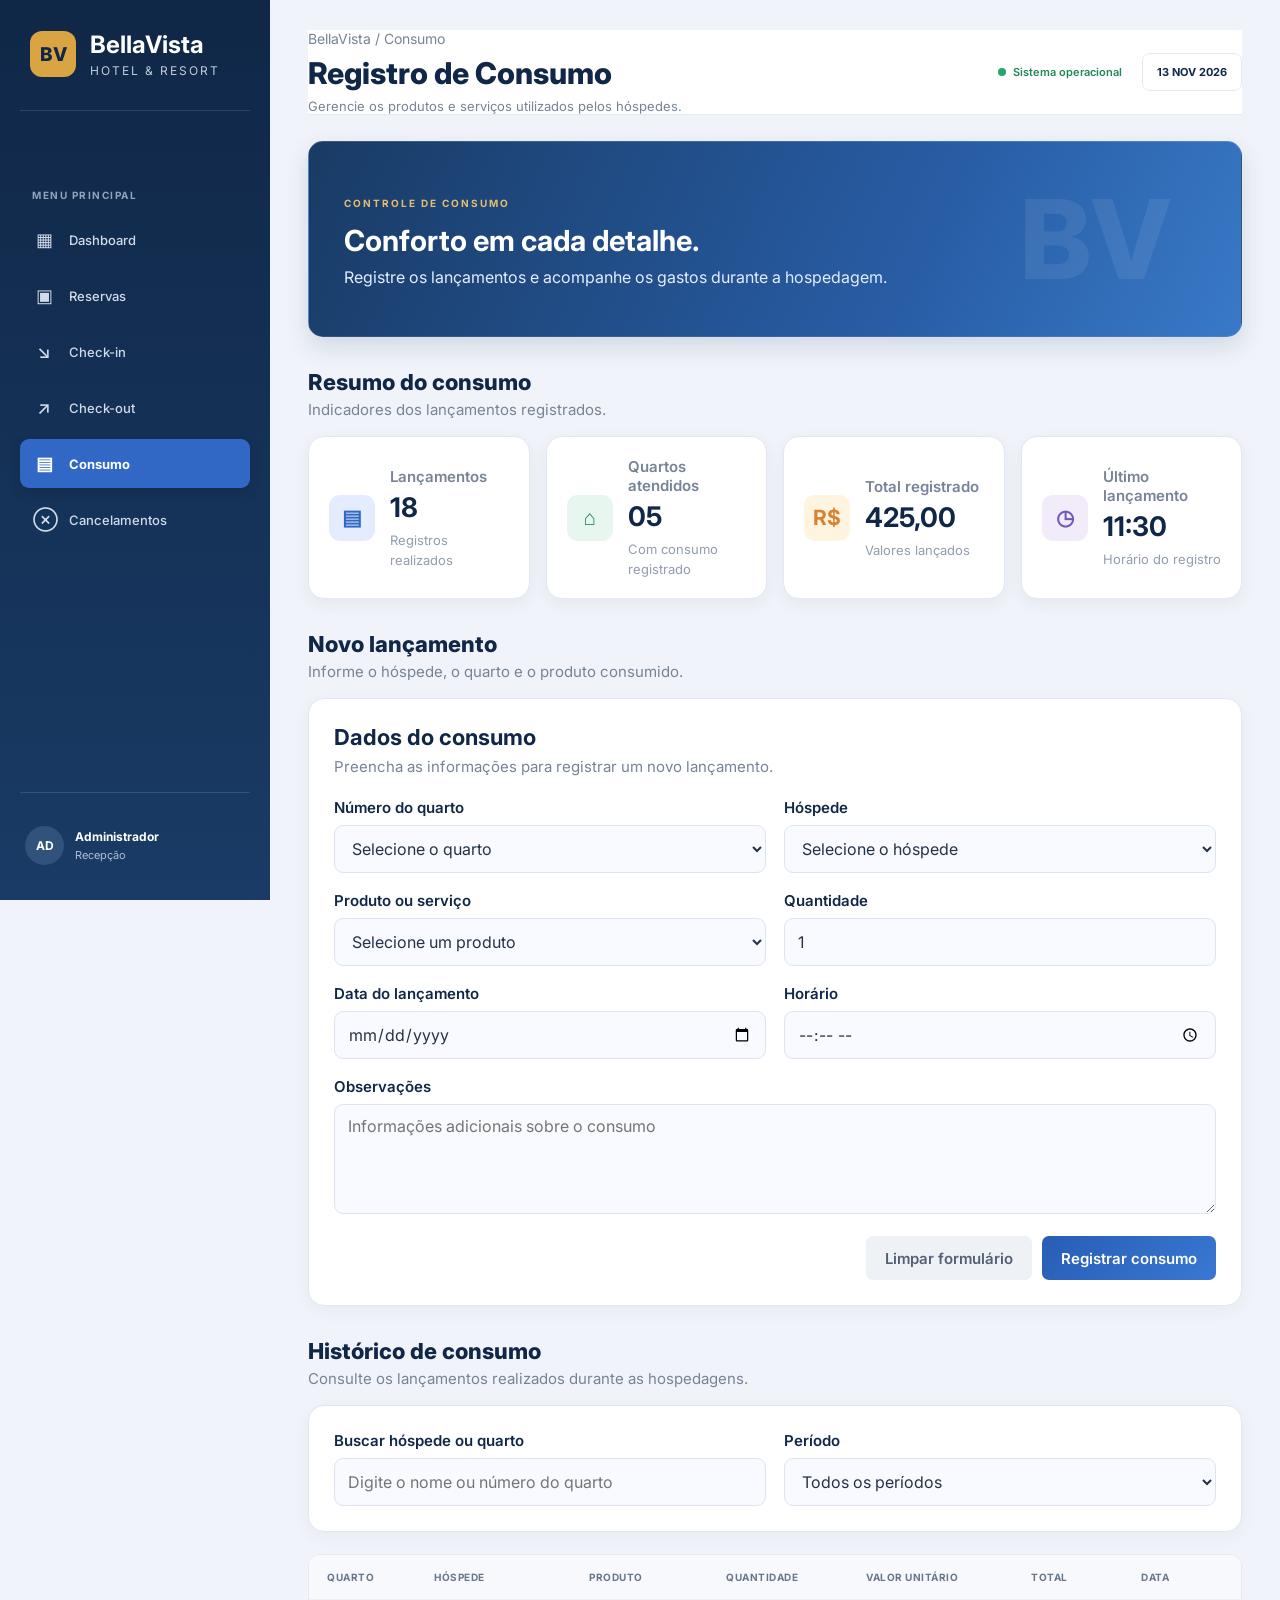
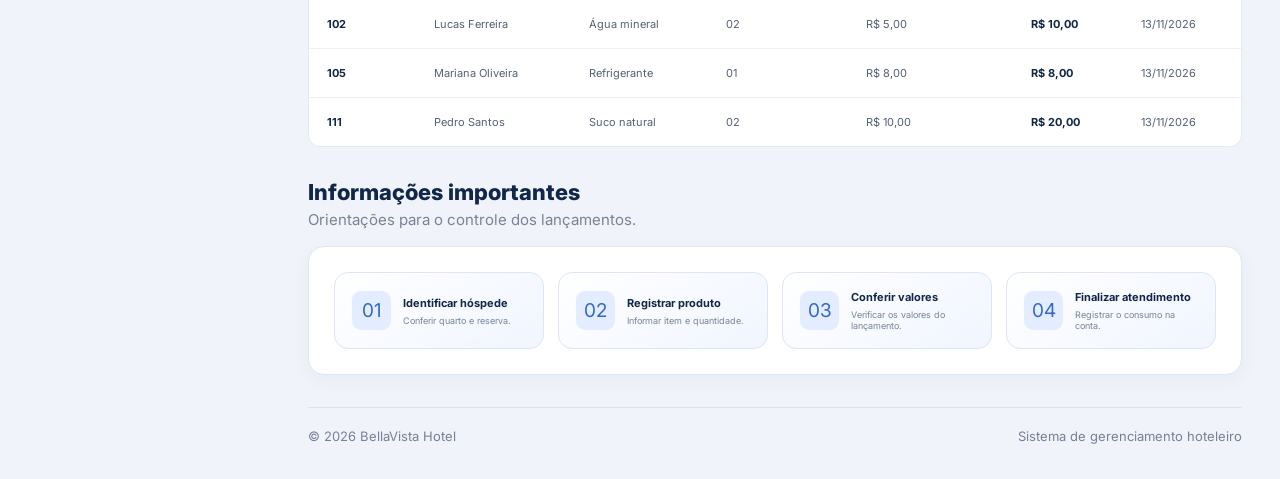
<file: consumo.html>
<!DOCTYPE html>
<html lang="pt-BR">
<head>
    <meta charset="UTF-8">
    <meta name="viewport" content="width=device-width, initial-scale=1.0">
    <title>BellaVista Hotel | Consumo</title>
    <link rel="stylesheet" href="style.css">
</head>
<body>

<div class="dashboard">

    <aside class="sidebar">
        <div class="brand">
            <div class="logo">BV</div>
            <div>
                <h2>BellaVista</h2>
                <span>HOTEL & RESORT</span>
            </div>
        </div>

        <div class="menu-label">MENU PRINCIPAL</div>

        <nav class="menu">
            <a href="index.html"><span>▦</span> Dashboard</a>
            <a href="reservas.html"><span>▣</span> Reservas</a>
            <a href="checkin.html"><span>↘</span> Check-in</a>
            <a href="checkout.html"><span>↗</span> Check-out</a>
            <a href="consumo.html" class="active"><span>▤</span> Consumo</a>
            <a href="cancelamentos.html"><span>⊗</span> Cancelamentos</a>
        </nav>

        <div class="sidebar-bottom">
            <div class="user-profile">
                <div class="user-avatar">AD</div>
                <div>
                    <strong>Administrador</strong>
                    <small>Recepção</small>
                </div>
            </div>
        </div>
    </aside>

    <main class="main-content">

        <header class="topbar">
            <div>
                <span class="breadcrumb">BellaVista / Consumo</span>
                <h1>Registro de Consumo</h1>
                <p>Gerencie os produtos e serviços utilizados pelos hóspedes.</p>
            </div>

            <div class="topbar-right">
                <span class="system-status">
                    <span class="status-dot"></span>
                    Sistema operacional
                </span>
                <div class="date-display">13 NOV 2026</div>
            </div>
        </header>

        <section class="welcome-banner">
            <div>
                <span class="banner-label">CONTROLE DE CONSUMO</span>
                <h2>Conforto em cada detalhe.</h2>
                <p>Registre os lançamentos e acompanhe os gastos durante a hospedagem.</p>
            </div>
            <div class="banner-decoration">BV</div>
        </section>

        <!-- RESUMO -->

        <section class="section">

            <div class="section-heading">
                <div>
                    <h2>Resumo do consumo</h2>
                    <p>Indicadores dos lançamentos registrados.</p>
                </div>
            </div>

            <div class="stats-grid">

                <article class="stat-card">
                    <div class="stat-icon occupied-icon">▤</div>
                    <div>
                        <span>Lançamentos</span>
                        <h3>18</h3>
                        <small>Registros realizados</small>
                    </div>
                </article>

                <article class="stat-card">
                    <div class="stat-icon available-icon">⌂</div>
                    <div>
                        <span>Quartos atendidos</span>
                        <h3>05</h3>
                        <small>Com consumo registrado</small>
                    </div>
                </article>

                <article class="stat-card">
                    <div class="stat-icon reserved-icon">R$</div>
                    <div>
                        <span>Total registrado</span>
                        <h3>425,00</h3>
                        <small>Valores lançados</small>
                    </div>
                </article>

                <article class="stat-card">
                    <div class="stat-icon maintenance-icon">◷</div>
                    <div>
                        <span>Último lançamento</span>
                        <h3>11:30</h3>
                        <small>Horário do registro</small>
                    </div>
                </article>

            </div>

        </section>

        <!-- NOVO LANÇAMENTO -->

        <section class="section">

            <div class="section-heading">
                <div>
                    <h2>Novo lançamento</h2>
                    <p>Informe o hóspede, o quarto e o produto consumido.</p>
                </div>
            </div>

            <div class="content-card">

                <h2>Dados do consumo</h2>
                <p>Preencha as informações para registrar um novo lançamento.</p>

                <form action="#" method="get">

                    <div class="form-grid">

                        <div class="form-group">
                            <label for="quarto">Número do quarto</label>
                            <select id="quarto" name="quarto" required>
                                <option value="">Selecione o quarto</option>
                                <option value="102">102</option>
                                <option value="105">105</option>
                                <option value="108">108</option>
                                <option value="111">111</option>
                                <option value="115">115</option>
                                <option value="118">118</option>
                            </select>
                        </div>

                        <div class="form-group">
                            <label for="hospede">Hóspede</label>
                            <select id="hospede" name="hospede" required>
                                <option value="">Selecione o hóspede</option>
                                <option value="lucas">Lucas Ferreira</option>
                                <option value="mariana">Mariana Oliveira</option>
                                <option value="pedro">Pedro Santos</option>
                            </select>
                        </div>

                        <div class="form-group">
                            <label for="produto">Produto ou serviço</label>
                            <select id="produto" name="produto" required>
                                <option value="">Selecione um produto</option>
                                <option value="agua">Água mineral - R$ 5,00</option>
                                <option value="refrigerante">Refrigerante - R$ 8,00</option>
                                <option value="suco">Suco natural - R$ 10,00</option>
                                <option value="cerveja">Cerveja - R$ 15,00</option>
                            </select>
                        </div>

                        <div class="form-group">
                            <label for="quantidade">Quantidade</label>
                            <input type="number" id="quantidade"
                                name="quantidade" min="1" value="1" required>
                        </div>

                        <div class="form-group">
                            <label for="data">Data do lançamento</label>
                            <input type="date" id="data" name="data" required>
                        </div>

                        <div class="form-group">
                            <label for="horario">Horário</label>
                            <input type="time" id="horario" name="horario">
                        </div>

                        <div class="form-group full">
                            <label for="observacoes">Observações</label>
                            <textarea id="observacoes" name="observacoes"
                                placeholder="Informações adicionais sobre o consumo"></textarea>
                        </div>

                    </div>

                    <div class="form-actions">
                        <button type="reset" class="btn btn-secondary">
                            Limpar formulário
                        </button>

                        <button type="button" class="btn btn-primary">
                            Registrar consumo
                        </button>
                    </div>

                </form>

            </div>

        </section>

        <!-- HISTÓRICO -->

        <section class="section">

            <div class="section-heading">
                <div>
                    <h2>Histórico de consumo</h2>
                    <p>Consulte os lançamentos realizados durante as hospedagens.</p>
                </div>
            </div>

            <div class="content-card">

                <div class="form-grid">

                    <div class="form-group">
                        <label for="buscar">Buscar hóspede ou quarto</label>
                        <input type="search" id="buscar"
                            placeholder="Digite o nome ou número do quarto">
                    </div>

                    <div class="form-group">
                        <label for="periodo">Período</label>
                        <select id="periodo" name="periodo">
                            <option value="">Todos os períodos</option>
                            <option value="hoje">Hoje</option>
                            <option value="semana">Últimos 7 dias</option>
                            <option value="mes">Este mês</option>
                        </select>
                    </div>

                </div>

            </div>

            <div class="table-card">

                <table>
                    <thead>
                        <tr>
                            <th>Quarto</th>
                            <th>Hóspede</th>
                            <th>Produto</th>
                            <th>Quantidade</th>
                            <th>Valor unitário</th>
                            <th>Total</th>
                            <th>Data</th>
                        </tr>
                    </thead>

                    <tbody>

                        <tr>
                            <td><strong>102</strong></td>
                            <td>Lucas Ferreira</td>
                            <td>Água mineral</td>
                            <td>02</td>
                            <td>R$ 5,00</td>
                            <td><strong>R$ 10,00</strong></td>
                            <td>13/11/2026</td>
                        </tr>

                        <tr>
                            <td><strong>105</strong></td>
                            <td>Mariana Oliveira</td>
                            <td>Refrigerante</td>
                            <td>01</td>
                            <td>R$ 8,00</td>
                            <td><strong>R$ 8,00</strong></td>
                            <td>13/11/2026</td>
                        </tr>

                        <tr>
                            <td><strong>111</strong></td>
                            <td>Pedro Santos</td>
                            <td>Suco natural</td>
                            <td>02</td>
                            <td>R$ 10,00</td>
                            <td><strong>R$ 20,00</strong></td>
                            <td>13/11/2026</td>
                        </tr>

                    </tbody>
                </table>

            </div>

        </section>

        <!-- INFORMAÇÕES -->

        <section class="section">

            <div class="section-heading">
                <div>
                    <h2>Informações importantes</h2>
                    <p>Orientações para o controle dos lançamentos.</p>
                </div>
            </div>

            <div class="content-card">

                <div class="quick-grid">

                    <div class="quick-card">
                        <span class="quick-icon">01</span>
                        <div>
                            <strong>Identificar hóspede</strong>
                            <small>Conferir quarto e reserva.</small>
                        </div>
                    </div>

                    <div class="quick-card">
                        <span class="quick-icon">02</span>
                        <div>
                            <strong>Registrar produto</strong>
                            <small>Informar item e quantidade.</small>
                        </div>
                    </div>

                    <div class="quick-card">
                        <span class="quick-icon">03</span>
                        <div>
                            <strong>Conferir valores</strong>
                            <small>Verificar os valores do lançamento.</small>
                        </div>
                    </div>

                    <div class="quick-card">
                        <span class="quick-icon">04</span>
                        <div>
                            <strong>Finalizar atendimento</strong>
                            <small>Registrar o consumo na conta.</small>
                        </div>
                    </div>

                </div>

            </div>

        </section>

        <footer class="footer">
            <span>© 2026 BellaVista Hotel</span>
            <span>Sistema de gerenciamento hoteleiro</span>
        </footer>

    </main>

</div>

</body>
</html>
</file>
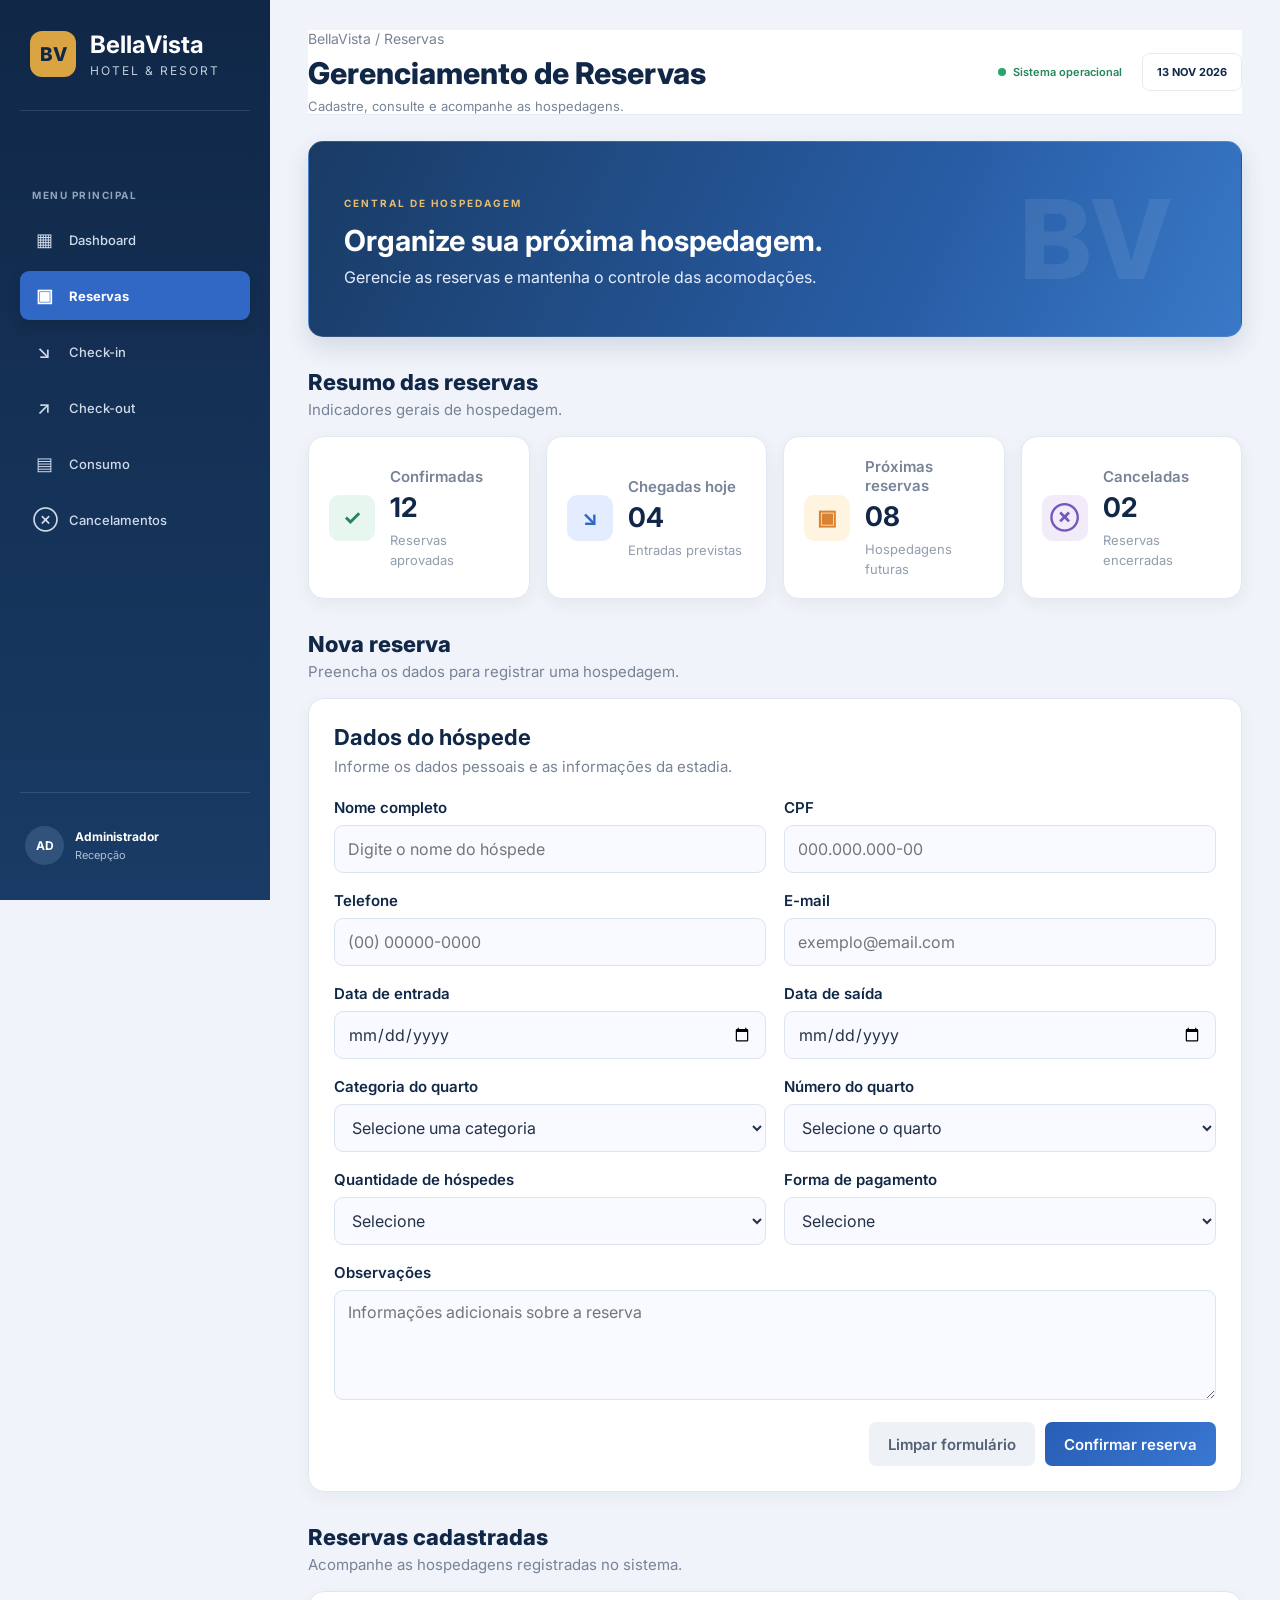
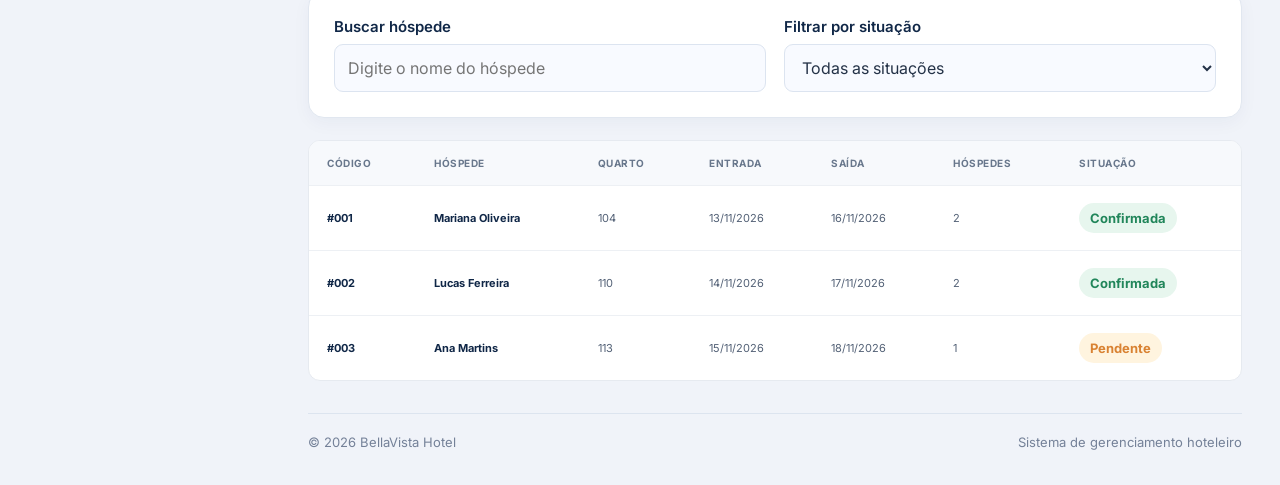
<file: reservas.html>
<!DOCTYPE html>
<html lang="pt-BR">
<head>
    <meta charset="UTF-8">
    <meta name="viewport" content="width=device-width, initial-scale=1.0">
    <title>BellaVista Hotel | Reservas</title>
    <link rel="stylesheet" href="style.css">
</head>
<body>

<div class="dashboard">

    <aside class="sidebar">
        <div class="brand">
            <div class="logo">BV</div>
            <div>
                <h2>BellaVista</h2>
                <span>HOTEL & RESORT</span>
            </div>
        </div>

        <div class="menu-label">MENU PRINCIPAL</div>

        <nav class="menu">
            <a href="index.html"><span>▦</span> Dashboard</a>
            <a href="reservas.html" class="active"><span>▣</span> Reservas</a>
            <a href="checkin.html"><span>↘</span> Check-in</a>
            <a href="checkout.html"><span>↗</span> Check-out</a>
            <a href="consumo.html"><span>▤</span> Consumo</a>
            <a href="cancelamentos.html"><span>⊗</span> Cancelamentos</a>
        </nav>

        <div class="sidebar-bottom">
            <div class="user-profile">
                <div class="user-avatar">AD</div>
                <div>
                    <strong>Administrador</strong>
                    <small>Recepção</small>
                </div>
            </div>
        </div>
    </aside>

    <main class="main-content">

        <header class="topbar">
            <div>
                <span class="breadcrumb">BellaVista / Reservas</span>
                <h1>Gerenciamento de Reservas</h1>
                <p>Cadastre, consulte e acompanhe as hospedagens.</p>
            </div>

            <div class="topbar-right">
                <span class="system-status">
                    <span class="status-dot"></span>
                    Sistema operacional
                </span>
                <div class="date-display">13 NOV 2026</div>
            </div>
        </header>

        <section class="welcome-banner">
            <div>
                <span class="banner-label">CENTRAL DE HOSPEDAGEM</span>
                <h2>Organize sua próxima hospedagem.</h2>
                <p>Gerencie as reservas e mantenha o controle das acomodações.</p>
            </div>
            <div class="banner-decoration">BV</div>
        </section>

        <section class="section">
            <div class="section-heading">
                <div>
                    <h2>Resumo das reservas</h2>
                    <p>Indicadores gerais de hospedagem.</p>
                </div>
            </div>

            <div class="stats-grid">

                <article class="stat-card">
                    <div class="stat-icon available-icon">✓</div>
                    <div>
                        <span>Confirmadas</span>
                        <h3>12</h3>
                        <small>Reservas aprovadas</small>
                    </div>
                </article>

                <article class="stat-card">
                    <div class="stat-icon occupied-icon">↘</div>
                    <div>
                        <span>Chegadas hoje</span>
                        <h3>04</h3>
                        <small>Entradas previstas</small>
                    </div>
                </article>

                <article class="stat-card">
                    <div class="stat-icon reserved-icon">▣</div>
                    <div>
                        <span>Próximas reservas</span>
                        <h3>08</h3>
                        <small>Hospedagens futuras</small>
                    </div>
                </article>

                <article class="stat-card">
                    <div class="stat-icon maintenance-icon">⊗</div>
                    <div>
                        <span>Canceladas</span>
                        <h3>02</h3>
                        <small>Reservas encerradas</small>
                    </div>
                </article>

            </div>
        </section>

        <section class="section">
            <div class="section-heading">
                <div>
                    <h2>Nova reserva</h2>
                    <p>Preencha os dados para registrar uma hospedagem.</p>
                </div>
            </div>

            <div class="content-card">

                <h2>Dados do hóspede</h2>
                <p>Informe os dados pessoais e as informações da estadia.</p>

                <form action="#" method="get">

                    <div class="form-grid">

                        <div class="form-group">
                            <label for="nome">Nome completo</label>
                            <input type="text" id="nome" name="nome"
                                placeholder="Digite o nome do hóspede" required>
                        </div>

                        <div class="form-group">
                            <label for="cpf">CPF</label>
                            <input type="text" id="cpf" name="cpf"
                                placeholder="000.000.000-00" required>
                        </div>

                        <div class="form-group">
                            <label for="telefone">Telefone</label>
                            <input type="tel" id="telefone" name="telefone"
                                placeholder="(00) 00000-0000" required>
                        </div>

                        <div class="form-group">
                            <label for="email">E-mail</label>
                            <input type="email" id="email" name="email"
                                placeholder="exemplo@email.com">
                        </div>

                        <div class="form-group">
                            <label for="entrada">Data de entrada</label>
                            <input type="date" id="entrada" name="entrada" required>
                        </div>

                        <div class="form-group">
                            <label for="saida">Data de saída</label>
                            <input type="date" id="saida" name="saida" required>
                        </div>

                        <div class="form-group">
                            <label for="categoria">Categoria do quarto</label>
                            <select id="categoria" name="categoria" required>
                                <option value="">Selecione uma categoria</option>
                                <option value="standard">Standard</option>
                                <option value="luxo">Luxo</option>
                                <option value="suite">Suíte</option>
                            </select>
                        </div>

                        <div class="form-group">
                            <label for="quarto">Número do quarto</label>
                            <select id="quarto" name="quarto" required>
                                <option value="">Selecione o quarto</option>
                                <option value="101">101</option>
                                <option value="103">103</option>
                                <option value="106">106</option>
                                <option value="109">109</option>
                                <option value="112">112</option>
                                <option value="114">114</option>
                                <option value="117">117</option>
                                <option value="119">119</option>
                            </select>
                        </div>

                        <div class="form-group">
                            <label for="hospedes">Quantidade de hóspedes</label>
                            <select id="hospedes" name="hospedes" required>
                                <option value="">Selecione</option>
                                <option value="1">1 hóspede</option>
                                <option value="2">2 hóspedes</option>
                                <option value="3">3 hóspedes</option>
                                <option value="4">4 hóspedes</option>
                            </select>
                        </div>

                        <div class="form-group">
                            <label for="pagamento">Forma de pagamento</label>
                            <select id="pagamento" name="pagamento">
                                <option value="">Selecione</option>
                                <option value="cartao">Cartão</option>
                                <option value="pix">PIX</option>
                                <option value="dinheiro">Dinheiro</option>
                            </select>
                        </div>

                        <div class="form-group full">
                            <label for="observacoes">Observações</label>
                            <textarea id="observacoes" name="observacoes"
                                placeholder="Informações adicionais sobre a reserva"></textarea>
                        </div>

                    </div>

                    <div class="form-actions">
                        <button type="reset" class="btn btn-secondary">
                            Limpar formulário
                        </button>

                        <button type="button" class="btn btn-primary">
                            Confirmar reserva
                        </button>
                    </div>

                </form>

            </div>
        </section>

        <section class="section">

            <div class="section-heading">
                <div>
                    <h2>Reservas cadastradas</h2>
                    <p>Acompanhe as hospedagens registradas no sistema.</p>
                </div>
            </div>

            <div class="content-card">

                <div class="form-grid">
                    <div class="form-group">
                        <label for="buscar">Buscar hóspede</label>
                        <input type="search" id="buscar"
                            placeholder="Digite o nome do hóspede">
                    </div>

                    <div class="form-group">
                        <label for="filtro">Filtrar por situação</label>
                        <select id="filtro">
                            <option value="">Todas as situações</option>
                            <option>Confirmada</option>
                            <option>Pendente</option>
                            <option>Cancelada</option>
                        </select>
                    </div>
                </div>

            </div>

            <div class="table-card">
                <table>
                    <thead>
                        <tr>
                            <th>Código</th>
                            <th>Hóspede</th>
                            <th>Quarto</th>
                            <th>Entrada</th>
                            <th>Saída</th>
                            <th>Hóspedes</th>
                            <th>Situação</th>
                        </tr>
                    </thead>

                    <tbody>
                        <tr>
                            <td><strong>#001</strong></td>
                            <td><strong>Mariana Oliveira</strong></td>
                            <td>104</td>
                            <td>13/11/2026</td>
                            <td>16/11/2026</td>
                            <td>2</td>
                            <td><span class="status confirmed">Confirmada</span></td>
                        </tr>

                        <tr>
                            <td><strong>#002</strong></td>
                            <td><strong>Lucas Ferreira</strong></td>
                            <td>110</td>
                            <td>14/11/2026</td>
                            <td>17/11/2026</td>
                            <td>2</td>
                            <td><span class="status confirmed">Confirmada</span></td>
                        </tr>

                        <tr>
                            <td><strong>#003</strong></td>
                            <td><strong>Ana Martins</strong></td>
                            <td>113</td>
                            <td>15/11/2026</td>
                            <td>18/11/2026</td>
                            <td>1</td>
                            <td><span class="status pending">Pendente</span></td>
                        </tr>
                    </tbody>
                </table>
            </div>

        </section>

        <footer class="footer">
            <span>© 2026 BellaVista Hotel</span>
            <span>Sistema de gerenciamento hoteleiro</span>
        </footer>

    </main>
</div>

</body>
</html>
</file>
<file: style.css>
@import url('https://fonts.googleapis.com/css2?family=Inter:wght@400;500;600;700;800&display=swap');

:root {
    --navy: #102747;
    --navy-light: #19395f;
    --blue: #285db5;
    --blue-light: #edf3ff;
    --gold: #d6a54c;
    --background: #f4f6fa;
    --white: #ffffff;
    --text: #243247;
    --muted: #778397;
    --border: #e6eaf0;

    --green: #21845b;
    --green-bg: #e7f6ee;

    --red: #c94b4b;
    --red-bg: #fff0ef;

    --orange: #bd8128;
    --orange-bg: #fff4df;

    --purple: #7656ad;
    --purple-bg: #f1ebfa;
}

* {
    margin: 0;
    padding: 0;
    box-sizing: border-box;
}

body {
    font-family: 'Inter', sans-serif;
    background: var(--background);
    color: var(--text);
    min-height: 100vh;
}

a {
    text-decoration: none;
    color: inherit;
}

button,
input,
select,
textarea {
    font: inherit;
}

.dashboard {
    display: flex;
    min-height: 100vh;
}

/* MENU LATERAL */

.sidebar {
    width: 255px;
    min-height: 100vh;
    background: var(--navy);
    color: white;
    padding: 28px 18px;
    display: flex;
    flex-direction: column;
    flex-shrink: 0;
    position: sticky;
    top: 0;
    height: 100vh;
}

.brand {
    display: flex;
    align-items: center;
    gap: 12px;
    padding: 0 10px 32px;
    border-bottom: 1px solid rgba(255,255,255,.12);
}

.logo {
    width: 46px;
    height: 46px;
    background: var(--gold);
    color: var(--navy);
    border-radius: 12px;
    display: grid;
    place-items: center;
    font-size: 19px;
    font-weight: 800;
}

.brand h2 {
    font-size: 19px;
    font-weight: 700;
}

.brand span {
    display: block;
    color: #c1ccda;
    font-size: 9px;
    letter-spacing: 2px;
    margin-top: 4px;
}

.menu-label {
    color: #91a4bc;
    font-size: 10px;
    font-weight: 700;
    letter-spacing: 1.5px;
    padding: 30px 12px 14px;
}

.menu {
    display: flex;
    flex-direction: column;
    gap: 7px;
}

.menu a {
    display: flex;
    align-items: center;
    gap: 14px;
    padding: 14px 13px;
    border-radius: 9px;
    color: #d1dbea;
    font-size: 13px;
    font-weight: 500;
    transition: .2s;
}

.menu a span {
    width: 22px;
    text-align: center;
    font-size: 18px;
}

.menu a:hover {
    background: rgba(255,255,255,.09);
    color: white;
}

.menu a.active {
    background: var(--blue);
    color: white;
    font-weight: 700;
    box-shadow: 0 5px 14px rgba(0,0,0,.12);
}

.sidebar-bottom {
    margin-top: auto;
    padding-top: 20px;
    border-top: 1px solid rgba(255,255,255,.12);
}

.user-profile {
    display: flex;
    align-items: center;
    gap: 11px;
    padding: 5px;
}

.user-avatar {
    width: 39px;
    height: 39px;
    background: #31527b;
    color: white;
    border-radius: 50%;
    display: grid;
    place-items: center;
    font-size: 12px;
    font-weight: 700;
}

.user-profile strong {
    display: block;
    font-size: 12px;
}

.user-profile small {
    display: block;
    color: #aebed1;
    margin-top: 4px;
    font-size: 11px;
}

/* CONTEÚDO PRINCIPAL */

.main-content {
    flex: 1;
    min-width: 0;
    padding: 30px 38px;
    max-width: 1700px;
    margin: 0 auto;
}

.topbar {
    display: flex;
    justify-content: space-between;
    align-items: center;
    gap: 20px;
    margin-bottom: 26px;
}

.breadcrumb {
    color: var(--muted);
    font-size: 11px;
    display: block;
    margin-bottom: 8px;
}

.topbar h1 {
    color: var(--navy);
    font-size: 25px;
    font-weight: 800;
}

.topbar p {
    color: var(--muted);
    font-size: 13px;
    margin-top: 7px;
}

.topbar-right {
    display: flex;
    align-items: center;
    gap: 20px;
}

.system-status {
    color: var(--green);
    font-size: 11px;
    font-weight: 600;
    display: flex;
    align-items: center;
    gap: 7px;
    white-space: nowrap;
}

.status-dot {
    width: 8px;
    height: 8px;
    background: #27a66c;
    border-radius: 50%;
}

.date-display {
    background: white;
    border: 1px solid var(--border);
    border-radius: 8px;
    padding: 11px 14px;
    color: var(--navy);
    font-size: 11px;
    font-weight: 700;
    white-space: nowrap;
}

/* BANNER */

.welcome-banner {
    background: linear-gradient(110deg, #102747, #28558a);
    min-height: 160px;
    border-radius: 15px;
    padding: 30px 35px;
    display: flex;
    align-items: center;
    justify-content: space-between;
    color: white;
    position: relative;
    overflow: hidden;
    margin-bottom: 32px;
}

.banner-label {
    color: #e6bd70;
    font-size: 10px;
    letter-spacing: 2px;
    font-weight: 700;
}

.welcome-banner h2 {
    font-size: 25px;
    margin-top: 12px;
    font-weight: 700;
}

.welcome-banner p {
    color: #d4dfed;
    font-size: 13px;
    margin-top: 9px;
}

.banner-decoration {
    color: rgba(255,255,255,.08);
    font-size: 110px;
    font-weight: 800;
    margin-right: 35px;
}

/* SEÇÕES */

.section {
    margin-bottom: 32px;
}

.section-heading {
    display: flex;
    align-items: center;
    justify-content: space-between;
    gap: 15px;
    margin-bottom: 17px;
}

.section-heading h2 {
    color: var(--navy);
    font-size: 17px;
    font-weight: 800;
}

.section-heading p {
    color: var(--muted);
    font-size: 12px;
    margin-top: 5px;
}

.total-rooms {
    background: white;
    border: 1px solid var(--border);
    color: var(--navy);
    border-radius: 7px;
    padding: 9px 13px;
    font-size: 11px;
    font-weight: 700;
}

/* INDICADORES */

.stats-grid {
    display: grid;
    grid-template-columns: repeat(4, minmax(0, 1fr));
    gap: 16px;
}

.stat-card {
    background: white;
    border: 1px solid var(--border);
    border-radius: 12px;
    padding: 20px;
    display: flex;
    align-items: center;
    gap: 15px;
    min-height: 115px;
    box-shadow: 0 3px 12px rgba(16,39,71,.025);
}

.stat-icon {
    width: 46px;
    height: 46px;
    border-radius: 11px;
    display: grid;
    place-items: center;
    font-size: 21px;
    font-weight: 700;
    flex-shrink: 0;
}

.available-icon {
    background: var(--green-bg);
    color: var(--green);
}

.occupied-icon {
    background: var(--blue-light);
    color: var(--blue);
}

.reserved-icon {
    background: var(--orange-bg);
    color: var(--orange);
}

.maintenance-icon {
    background: var(--purple-bg);
    color: var(--purple);
}

.stat-card span {
    display: block;
    color: var(--muted);
    font-size: 11px;
    font-weight: 600;
}

.stat-card h3 {
    color: var(--navy);
    font-size: 27px;
    margin: 5px 0;
}

.stat-card small {
    color: #929dad;
    font-size: 10px;
}

/* MAPA DE QUARTOS */

.map-card {
    background: white;
    border: 1px solid var(--border);
    border-radius: 13px;
    padding: 23px;
}

.map-legend {
    display: flex;
    flex-wrap: wrap;
    gap: 22px;
    padding-bottom: 20px;
    border-bottom: 1px solid var(--border);
    margin-bottom: 20px;
}

.map-legend span {
    display: flex;
    align-items: center;
    gap: 8px;
    color: #536176;
    font-size: 11px;
    font-weight: 600;
}

.legend {
    width: 10px;
    height: 10px;
    border-radius: 3px;
}

.legend.available {
    background: var(--green);
}

.legend.occupied {
    background: var(--blue);
}

.legend.reserved {
    background: var(--orange);
}

.legend.maintenance {
    background: var(--purple);
}

.floor {
    margin-bottom: 23px;
}

.floor:last-child {
    margin-bottom: 0;
}

.floor-title {
    display: flex;
    align-items: center;
    gap: 12px;
    margin-bottom: 13px;
}

.floor-title strong {
    color: var(--navy);
    font-size: 11px;
    letter-spacing: .7px;
}

.floor-title span {
    color: var(--muted);
    font-size: 10px;
}

.rooms-grid {
    display: grid;
    grid-template-columns: repeat(10, minmax(0, 1fr));
    gap: 10px;
}

.room {
    min-height: 76px;
    border-radius: 9px;
    display: flex;
    flex-direction: column;
    justify-content: center;
    align-items: center;
    gap: 6px;
    border: 1px solid transparent;
    transition: .2s;
}

.room strong {
    font-size: 17px;
}

.room small {
    font-size: 9px;
    font-weight: 600;
}

.room:hover {
    transform: translateY(-2px);
    box-shadow: 0 4px 10px rgba(0,0,0,.08);
}

.available-room {
    background: var(--green-bg);
    border-color: #ccebd9;
    color: #176b49;
}

.occupied-room {
    background: var(--blue-light);
    border-color: #d4e2fb;
    color: #214f9a;
}

.reserved-room {
    background: var(--orange-bg);
    border-color: #f1dfba;
    color: #93601a;
}

.maintenance-room {
    background: var(--purple-bg);
    border-color: #e2d7f1;
    color: #68479d;
}

/* ACESSO RÁPIDO */

.quick-grid {
    display: grid;
    grid-template-columns: repeat(4, minmax(0, 1fr));
    gap: 14px;
}

.quick-card {
    background: white;
    border: 1px solid var(--border);
    border-radius: 11px;
    padding: 17px;
    display: flex;
    align-items: center;
    gap: 12px;
    transition: .2s;
}

.quick-card:hover {
    border-color: #b9cbea;
    transform: translateY(-2px);
    box-shadow: 0 5px 15px rgba(16,39,71,.06);
}

.quick-icon {
    width: 39px;
    height: 39px;
    border-radius: 9px;
    background: var(--blue-light);
    color: var(--blue);
    display: grid;
    place-items: center;
    font-size: 19px;
    flex-shrink: 0;
}

.quick-card strong {
    display: block;
    color: var(--navy);
    font-size: 11px;
}

.quick-card small {
    display: block;
    color: var(--muted);
    font-size: 9px;
    margin-top: 5px;
}

.quick-arrow {
    margin-left: auto;
    color: var(--blue);
    font-size: 17px;
}

/* TABELAS */

.table-card {
    background: white;
    border: 1px solid var(--border);
    border-radius: 12px;
    overflow-x: auto;
}

table {
    width: 100%;
    border-collapse: collapse;
    min-width: 650px;
}

thead {
    background: #f7f9fc;
}

th {
    color: #68778c;
    font-size: 10px;
    text-transform: uppercase;
    letter-spacing: .5px;
    font-weight: 700;
    text-align: left;
    padding: 16px 18px;
    white-space: nowrap;
}

td {
    padding: 17px 18px;
    border-top: 1px solid #edf0f4;
    color: #536176;
    font-size: 11px;
    white-space: nowrap;
}

td strong {
    color: var(--navy);
    font-size: 11px;
}

tbody tr:hover {
    background: #fafbfd;
}

.status {
    display: inline-block;
    padding: 6px 10px;
    border-radius: 20px;
    font-size: 9px;
    font-weight: 700;
}

.confirmed {
    background: var(--green-bg);
    color: var(--green);
}

.pending {
    background: var(--orange-bg);
    color: var(--orange);
}

.cancelled {
    background: var(--red-bg);
    color: var(--red);
}

/* LINKS E RODAPÉ */

.text-link {
    color: var(--blue);
    font-size: 11px;
    font-weight: 700;
}

.text-link:hover {
    text-decoration: underline;
}

.footer {
    border-top: 1px solid var(--border);
    padding: 20px 0 5px;
    display: flex;
    justify-content: space-between;
    gap: 15px;
    color: #929dad;
    font-size: 10px;
}

/* FORMULÁRIOS DAS OUTRAS PÁGINAS */

.content-card {
    background: white;
    border: 1px solid var(--border);
    border-radius: 13px;
    padding: 25px;
    margin-bottom: 22px;
}

.content-card h2 {
    color: var(--navy);
    font-size: 16px;
    margin-bottom: 7px;
}

.content-card > p {
    color: var(--muted);
    font-size: 12px;
    margin-bottom: 22px;
}

.form-grid {
    display: grid;
    grid-template-columns: repeat(2, minmax(0, 1fr));
    gap: 18px;
}

.form-group {
    display: flex;
    flex-direction: column;
    gap: 8px;
}

.form-group.full {
    grid-column: 1 / -1;
}

.form-group label {
    color: var(--navy);
    font-size: 11px;
    font-weight: 700;
}

.form-group input,
.form-group select,
.form-group textarea {
    width: 100%;
    min-height: 44px;
    padding: 11px 13px;
    border: 1px solid #dce2eb;
    border-radius: 7px;
    background: white;
    color: var(--text);
    outline: none;
    font-size: 12px;
}

.form-group textarea {
    min-height: 95px;
    resize: vertical;
}

.form-group input:focus,
.form-group select:focus,
.form-group textarea:focus {
    border-color: var(--blue);
    box-shadow: 0 0 0 3px rgba(40,93,181,.10);
}

.form-actions {
    display: flex;
    justify-content: flex-end;
    gap: 10px;
    margin-top: 22px;
}

.btn {
    min-height: 42px;
    padding: 0 19px;
    border: 0;
    border-radius: 7px;
    cursor: pointer;
    font-size: 11px;
    font-weight: 700;
    display: inline-flex;
    align-items: center;
    justify-content: center;
}

.btn-primary {
    background: var(--blue);
    color: white;
}

.btn-primary:hover {
    background: #1d4c99;
}

.btn-secondary {
    background: #eef1f6;
    color: #536176;
}

.btn-danger {
    background: var(--red);
    color: white;
}

.btn-gold {
    background: var(--gold);
    color: var(--navy);
}

/* RESPONSIVIDADE DO DESKTOP */

@media (max-width: 1150px) {
    .main-content {
        padding: 25px;
    }

    .stats-grid {
        grid-template-columns: repeat(2, minmax(0, 1fr));
    }

    .quick-grid {
        grid-template-columns: repeat(2, minmax(0, 1fr));
    }

    .rooms-grid {
        grid-template-columns: repeat(5, minmax(0, 1fr));
    }
}

@media (max-width: 800px) {
    .sidebar {
        width: 205px;
        padding: 22px 12px;
    }

    .main-content {
        padding: 22px 16px;
    }

    .topbar {
        align-items: flex-start;
        flex-direction: column;
    }

    .topbar-right {
        flex-wrap: wrap;
    }

    .welcome-banner {
        padding: 25px;
    }

    .banner-decoration {
        font-size: 70px;
        margin-right: 0;
    }
}

@media (max-width: 600px) {
    .dashboard {
        display: block;
    }

    .sidebar {
        display: none;
    }

    .main-content {
        padding: 20px 14px;
    }

    .stats-grid,
    .quick-grid,
    .form-grid {
        grid-template-columns: 1fr;
    }

    .rooms-grid {
        grid-template-columns: repeat(2, minmax(0, 1fr));
    }

    .map-legend {
        gap: 12px;
    }

    .welcome-banner h2 {
        font-size: 20px;
    }

    .banner-decoration {
        display: none;
    }

    .footer {
        flex-direction: column;
    }
}



/* =====================================
   AJUSTE GERAL DE TIPOGRAFIA - DESKTOP
===================================== */

body {
    font-size: 16px;
}

/* Menu lateral */
.brand h2 {
    font-size: 23px;
}

.brand span {
    font-size: 12px;
}

.sidebar-label {
    font-size: 13px;
}

.sidebar-nav a {
    font-size: 16px;
    padding: 15px 18px;
}

.profile strong {
    font-size: 15px;
}

.profile span {
    font-size: 13px;
}

/* Cabeçalho */
.breadcrumb {
    font-size: 14px;
}

.topbar h1 {
    font-size: 30px;
}

.topbar-date {
    font-size: 14px;
}

/* Banner principal */
.welcome-banner h2 {
    font-size: 29px;
}

.welcome-banner p {
    font-size: 16px;
}

.banner-tag {
    font-size: 13px;
}

/* Títulos das seções */
.section-heading h2,
.content-card h2 {
    font-size: 22px;
}

.section-heading p,
.content-card > p {
    font-size: 15px;
}

.section-kicker {
    font-size: 13px;
}

/* Indicadores */
.stat-card span {
    font-size: 15px;
}

.stat-card h3 {
    font-size: 27px;
}

.stat-card small {
    font-size: 13px;
}

/* Formulários */
.form-group label {
    font-size: 15px;
    font-weight: 600;
}

.form-group input,
.form-group select,
.form-group textarea {
    font-size: 16px;
    min-height: 48px;
}

.form-group textarea {
    min-height: 110px;
}

/* Botões */
.btn,
button {
    font-size: 15px;
    font-weight: 600;
    min-height: 44px;
}

/* Tabelas */
.data-table th {
    font-size: 14px;
}

.data-table td {
    font-size: 15px;
    padding: 17px 14px;
}

/* Situação das reservas */
.status {
    font-size: 13px;
    padding: 7px 11px;
}

/* Resumo de pagamento e checkout */
.bill-row strong,
.bill-row span {
    font-size: 15px;
}

.bill-total strong {
    font-size: 23px;
}

.bill-total span {
    font-size: 16px;
}

/* Informações complementares */
.form-note,
.policy-item small,
.confirmation-item small {
    font-size: 14px;
}

.policy-item strong,
.confirmation-item strong {
    font-size: 16px;
}

/* Rodapé */
.footer {
    font-size: 13px;
}

/* Espaço e leitura em telas menores */
@media (max-width: 800px) {
    .topbar h1 {
        font-size: 26px;
    }

    .welcome-banner h2 {
        font-size: 24px;
    }

    .section-heading h2,
    .content-card h2 {
        font-size: 20px;
    }
}


/* =====================================
   MAPA DE QUARTOS - CORES MAIS FORTES
===================================== */

/* Disponível */
.room.available {
    background: #d0f0df;
    border: 1px solid #54ae7c;
    color: #17633b;
}

/* Ocupado */
.room.occupied {
    background: #f4caca;
    border: 1px solid #d87575;
    color: #8d2525;
}

/* Reservado */
.room.reserved {
    background: #ffe5b5;
    border: 1px solid #d9a13d;
    color: #80500b;
}

/* Manutenção */
.room.maintenance {
    background: #d8d1f5;
    border: 1px solid #9281d2;
    color: #493b89;
}

/* Número e identificação do quarto */
.room {
    font-size: 16px;
    font-weight: 700;
    min-height: 75px;
    border-radius: 12px;
    transition: 0.2s ease;
}

.room:hover {
    filter: brightness(0.96);
    transform: translateY(-2px);
}

/* Legenda do mapa */
.room-legend {
    font-size: 14px;
    font-weight: 600;
}

.room-legend span {
    font-size: 14px;
}


/* =====================================
   MENU LATERAL - MELHOR APROVEITAMENTO
===================================== */

.sidebar {
    width: 270px;
    padding: 30px 20px;
}

.brand {
    margin-bottom: 48px;
    gap: 14px;
}

.brand-icon {
    width: 48px;
    height: 48px;
    font-size: 18px;
}

.brand h2 {
    font-size: 24px;
}

.sidebar-label {
    margin-bottom: 16px;
    padding-left: 12px;
    letter-spacing: 1.2px;
}

.sidebar-nav {
    display: flex;
    flex-direction: column;
    gap: 10px;
}

.sidebar-nav a {
    display: flex;
    align-items: center;
    gap: 16px;
    min-height: 54px;
    padding: 14px 16px;
    border-radius: 12px;
    font-size: 16px;
    font-weight: 600;
    transition: 0.2s ease;
}

.sidebar-nav a span {
    width: 25px;
    min-width: 25px;
    text-align: center;
    font-size: 21px;
}

.sidebar-nav a:hover {
    background: rgba(255, 255, 255, 0.12);
    transform: translateX(3px);
}

.sidebar-nav a.active {
    background: #285db5;
    color: #ffffff;
    box-shadow: 0 5px 14px rgba(0, 0, 0, 0.15);
}

.sidebar-bottom {
    margin-top: auto;
    padding-top: 28px;
}

.profile {
    padding: 14px 10px;
    border-top: 1px solid rgba(255, 255, 255, 0.15);
    gap: 12px;
}

/* Ajuste para telas menores */
@media (max-width: 1150px) {
    .sidebar {
        width: 240px;
        padding: 24px 15px;
    }

    .sidebar-nav a {
        gap: 12px;
        padding: 13px 12px;
    }
}


/* =========================================
   BELLAVISTA - IDENTIDADE VISUAL APRIMORADA
========================================= */

:root {
    --navy: #102747;
    --navy-light: #1c3d65;
    --blue: #3268c5;
    --blue-light: #e4edff;
    --gold: #d9a441;
    --gold-light: #fff2d7;
    --green: #21865a;
    --green-light: #e0f5e9;
    --purple: #7257bd;
    --purple-light: #eee9ff;
    --orange: #d98232;
    --orange-light: #fff0df;
    --red: #c94e58;
    --red-light: #ffe6e8;
    --background: #f0f3f9;
}

/* Fundo geral */
body {
    background: #f0f3f9;
}

/* Menu lateral */
.sidebar {
    background: linear-gradient(180deg, #102747 0%, #193b65 100%);
}

.sidebar-nav a.active {
    background: linear-gradient(135deg, #3268c5, #4c83dc);
}

/* Cabeçalho */
.topbar {
    background: #ffffff;
    border-bottom: 1px solid #e4e9f2;
}

/* Banner principal */
.welcome-banner {
    background: linear-gradient(115deg, #193b65 0%, #285da5 65%, #3979c7 100%);
    border: 1px solid rgba(255,255,255,0.12);
    box-shadow: 0 10px 25px rgba(24, 57, 99, 0.14);
}

.welcome-banner h2 {
    color: #ffffff;
}

.welcome-banner p {
    color: #e3edff;
}

.banner-tag {
    color: #f5cb79;
}

/* Cards de indicadores */
.stat-card {
    background: #ffffff;
    border: 1px solid #e2e8f2;
    border-radius: 16px;
    box-shadow: 0 5px 16px rgba(30, 54, 86, 0.06);
    transition: 0.2s ease;
}

.stat-card:hover {
    transform: translateY(-3px);
    box-shadow: 0 9px 22px rgba(30, 54, 86, 0.11);
}

.stat-icon.blue {
    background: #e4edff;
    color: #3268c5;
}

.stat-icon.green {
    background: #e0f5e9;
    color: #21865a;
}

.stat-icon.orange {
    background: #fff0df;
    color: #d98232;
}

.stat-icon.purple {
    background: #eee9ff;
    color: #7257bd;
}

/* Seções e formulários */
.content-card {
    background: #ffffff;
    border: 1px solid #e1e7f0;
    border-radius: 16px;
    box-shadow: 0 5px 18px rgba(30, 54, 86, 0.045);
}

.section-kicker {
    color: #3268c5;
    font-weight: 800;
    letter-spacing: 1px;
}

/* Campos */
.form-group input,
.form-group select,
.form-group textarea {
    background: #f8faff;
    border: 1px solid #dce4f0;
    border-radius: 9px;
    transition: 0.2s ease;
}

.form-group input:focus,
.form-group select:focus,
.form-group textarea:focus {
    outline: none;
    border-color: #3268c5;
    box-shadow: 0 0 0 3px rgba(50, 104, 197, 0.13);
    background: #ffffff;
}

/* Botões */
.btn-primary {
    background: linear-gradient(135deg, #285db5, #3978d2);
    color: #ffffff;
    border: none;
}

.btn-primary:hover {
    background: #1d4f9e;
}

.btn-gold {
    background: linear-gradient(135deg, #d9a441, #edbd63);
    color: #26354b;
    border: none;
}

.btn-danger {
    background: linear-gradient(135deg, #c94e58, #df6972);
    color: #ffffff;
    border: none;
}

/* Tabelas */
.data-table thead {
    background: #eaf0fa;
}

.data-table th {
    color: #193b65;
    font-weight: 700;
}

.data-table tbody tr:nth-child(even) {
    background: #f8faff;
}

.data-table tbody tr:hover {
    background: #edf3ff;
}

/* Status */
.status-success {
    background: #e0f5e9;
    color: #17633b;
}

.status-warning {
    background: #fff0d2;
    color: #80500b;
}

.status-danger {
    background: #ffe6e8;
    color: #982d37;
}

.status-info {
    background: #e4edff;
    color: #2855a0;
}

/* Mapa de quartos */
.room.available {
    background: #c9edda;
    border: 1px solid #4da878;
    color: #145c35;
}

.room.occupied {
    background: #f3c6c9;
    border: 1px solid #d16c75;
    color: #85242c;
}

.room.reserved {
    background: #ffe3a9;
    border: 1px solid #d8a03d;
    color: #79500d;
}

.room.maintenance {
    background: #dcd3fa;
    border: 1px solid #9883d5;
    color: #4d3c8a;
}

/* Resumo financeiro */
.bill-total {
    background: #eaf1ff;
    border: 1px solid #d4e2ff;
    border-radius: 12px;
    padding: 18px;
}

.bill-total strong {
    color: #285db5;
}

/* Políticas e confirmações */
.policy-alert {
    background: #fff4df;
    border-left: 4px solid #d9a441;
    border-radius: 9px;
    padding: 16px;
}

.cancel-confirmation {
    background: #fff6f5;
    border: 1px solid #f2d6d6;
    border-radius: 12px;
    padding: 20px;
}

.confirmation-item {
    background: #f7f9fd;
    border-radius: 10px;
    padding: 12px;
}

/* Ações rápidas */
.quick-card {
    background: linear-gradient(145deg, #ffffff, #f0f5ff);
    border: 1px solid #dce6f7;
    border-radius: 14px;
    transition: 0.2s ease;
}

.quick-card:hover {
    background: #e7efff;
    transform: translateY(-3px);
}

/* Rodapé */
.footer {
    border-top: 1px solid #dce4ef;
    color: #748198;
}
</file>
